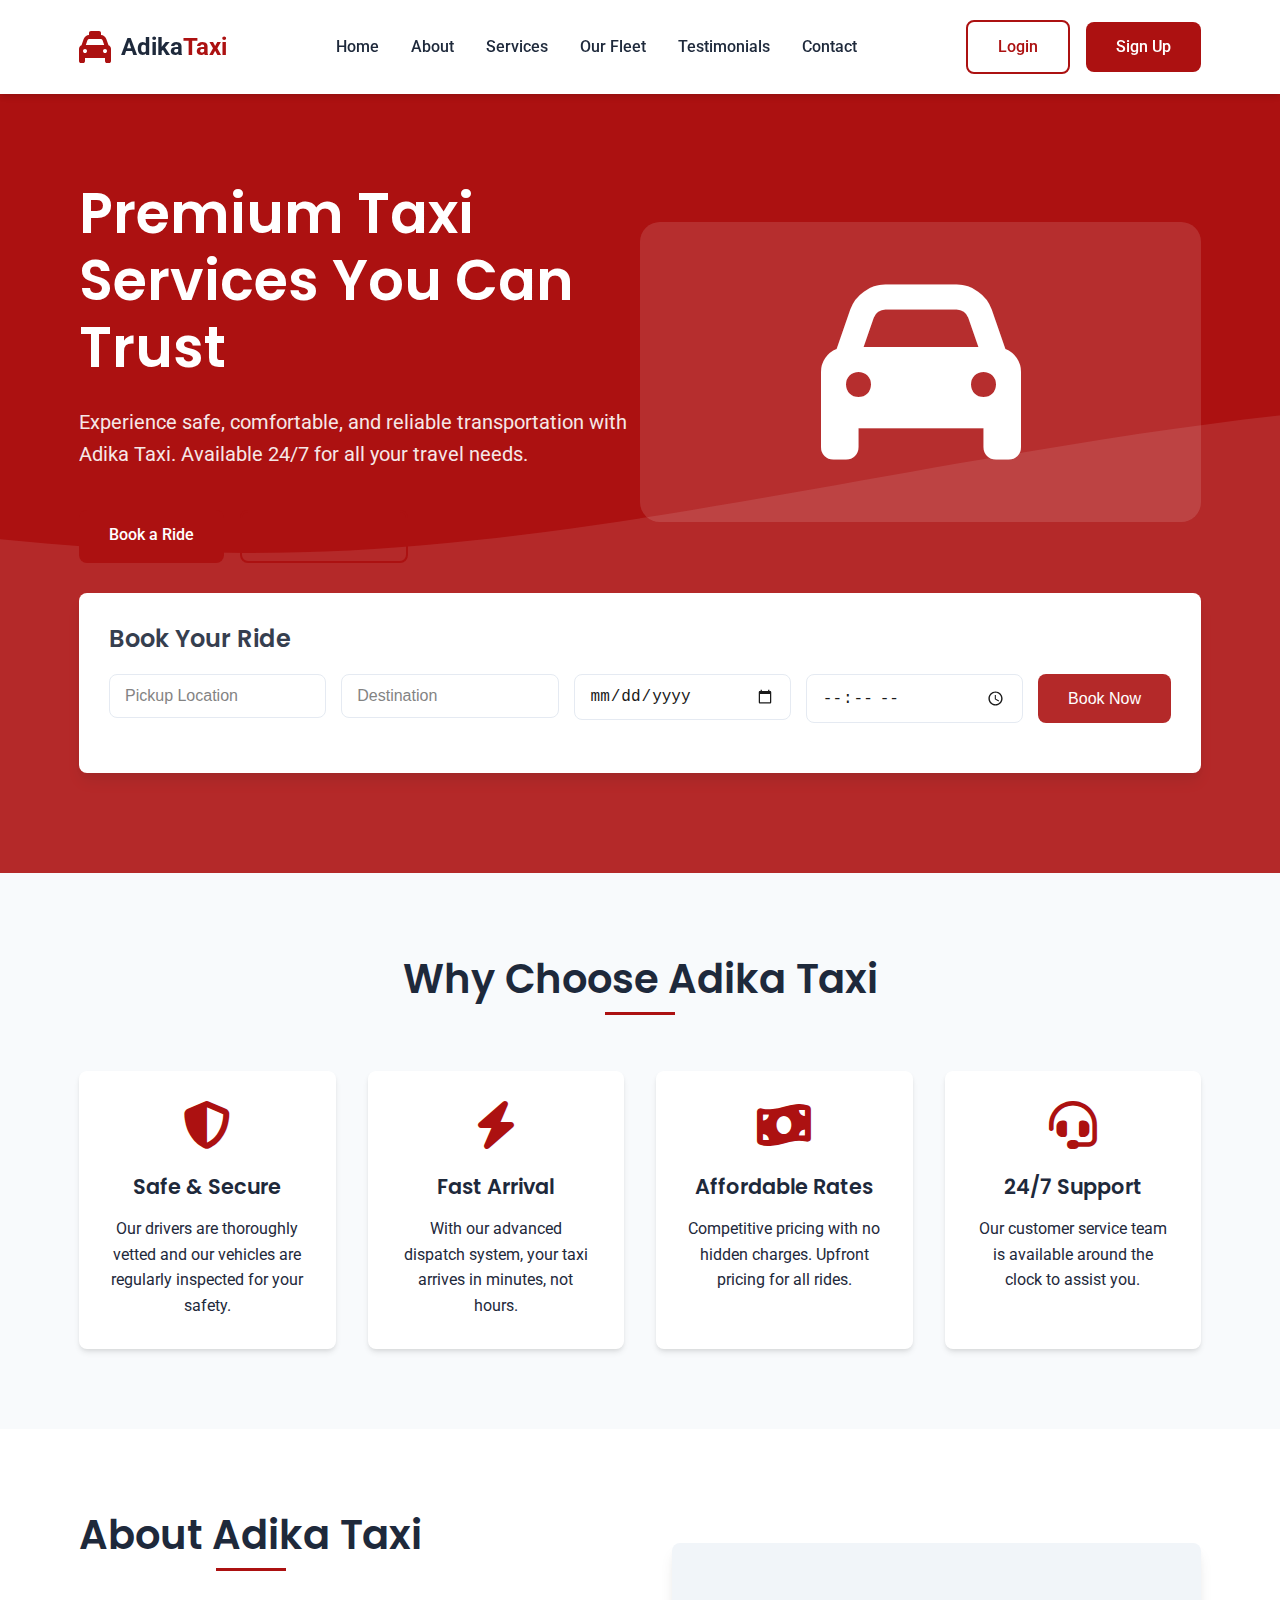
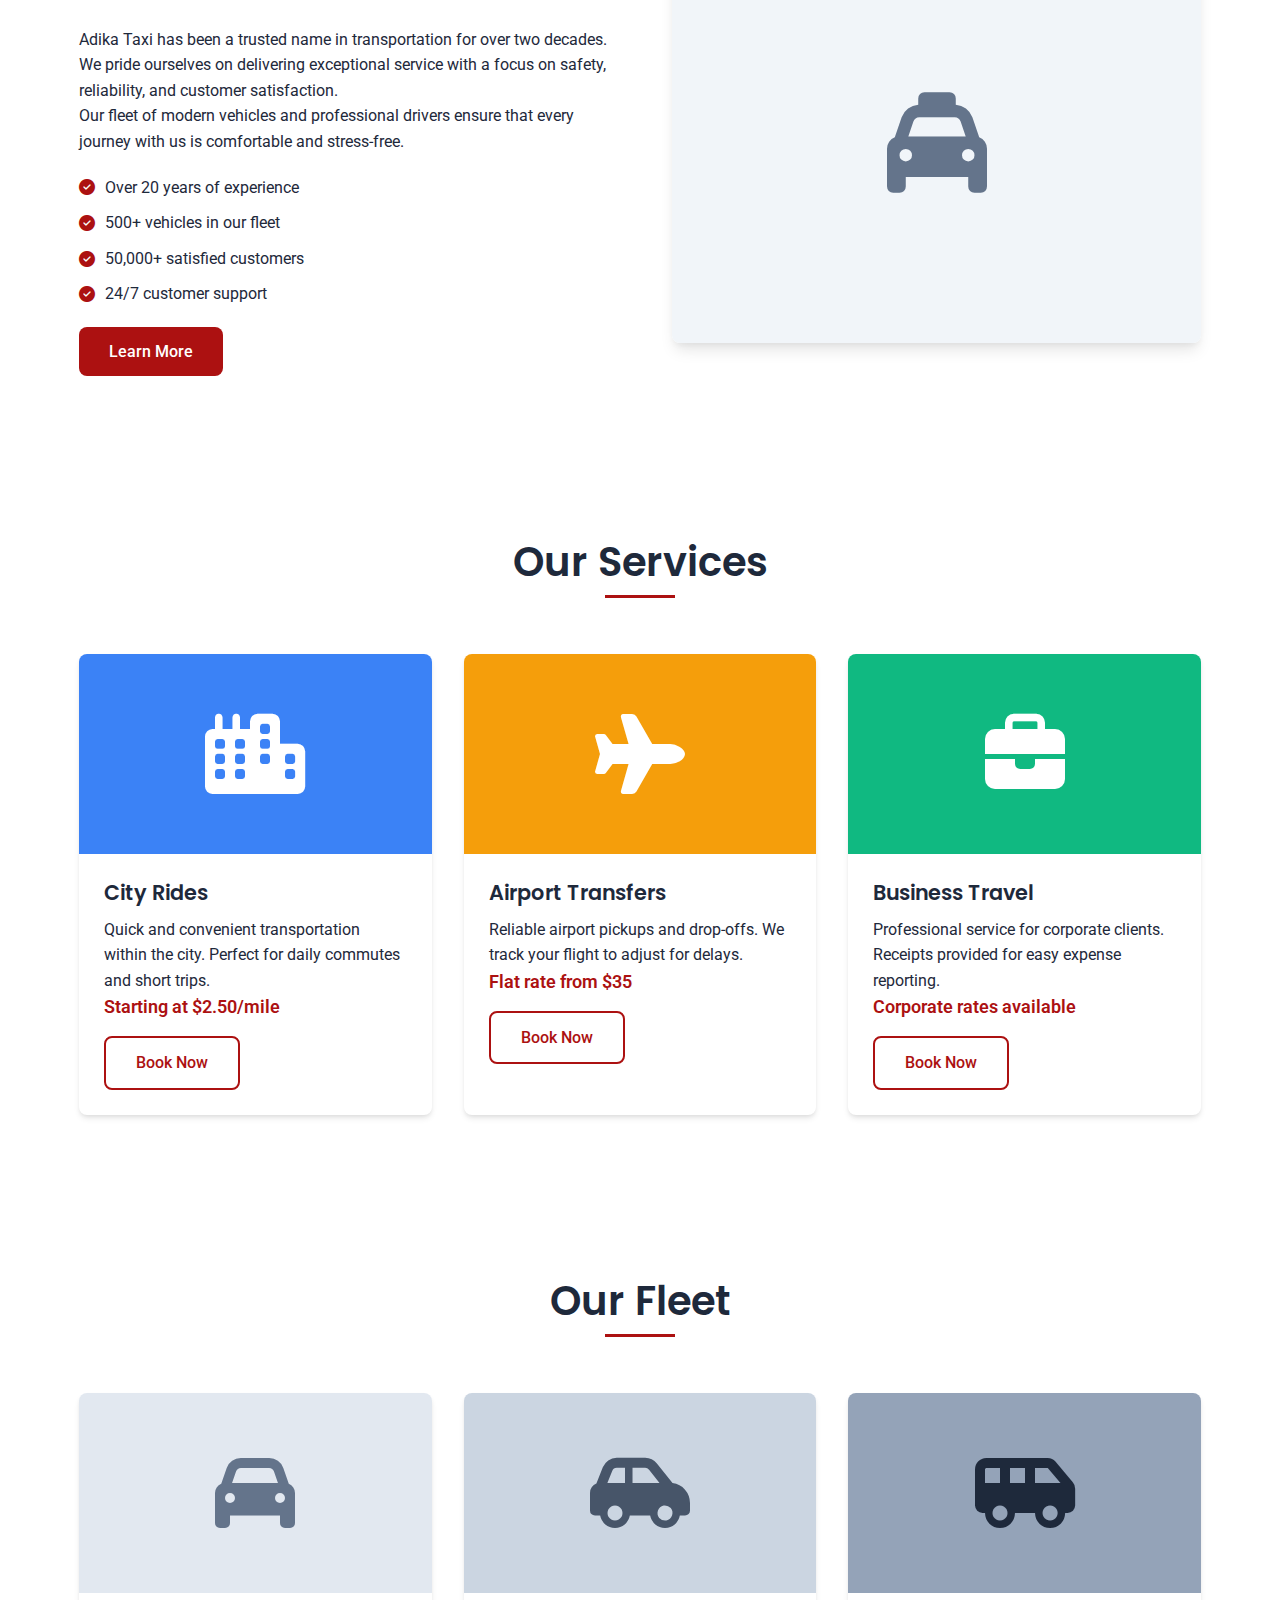
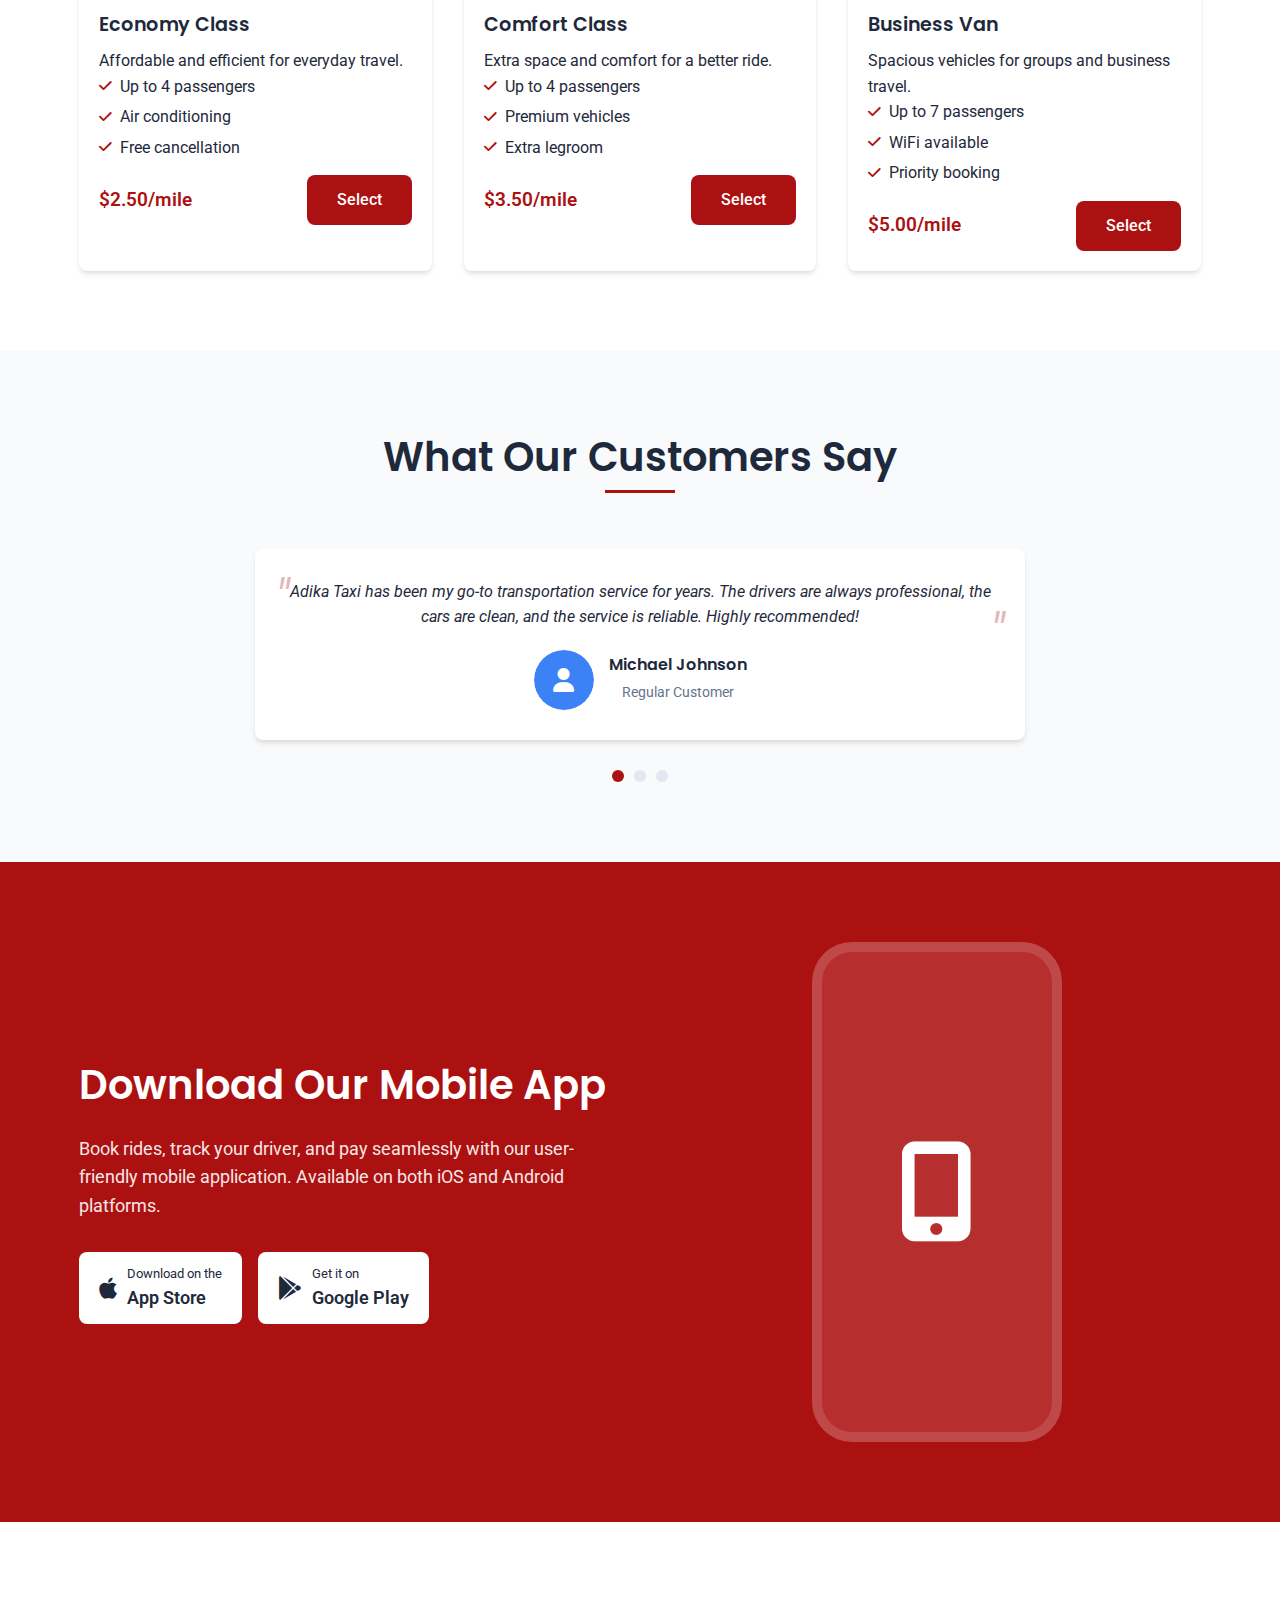
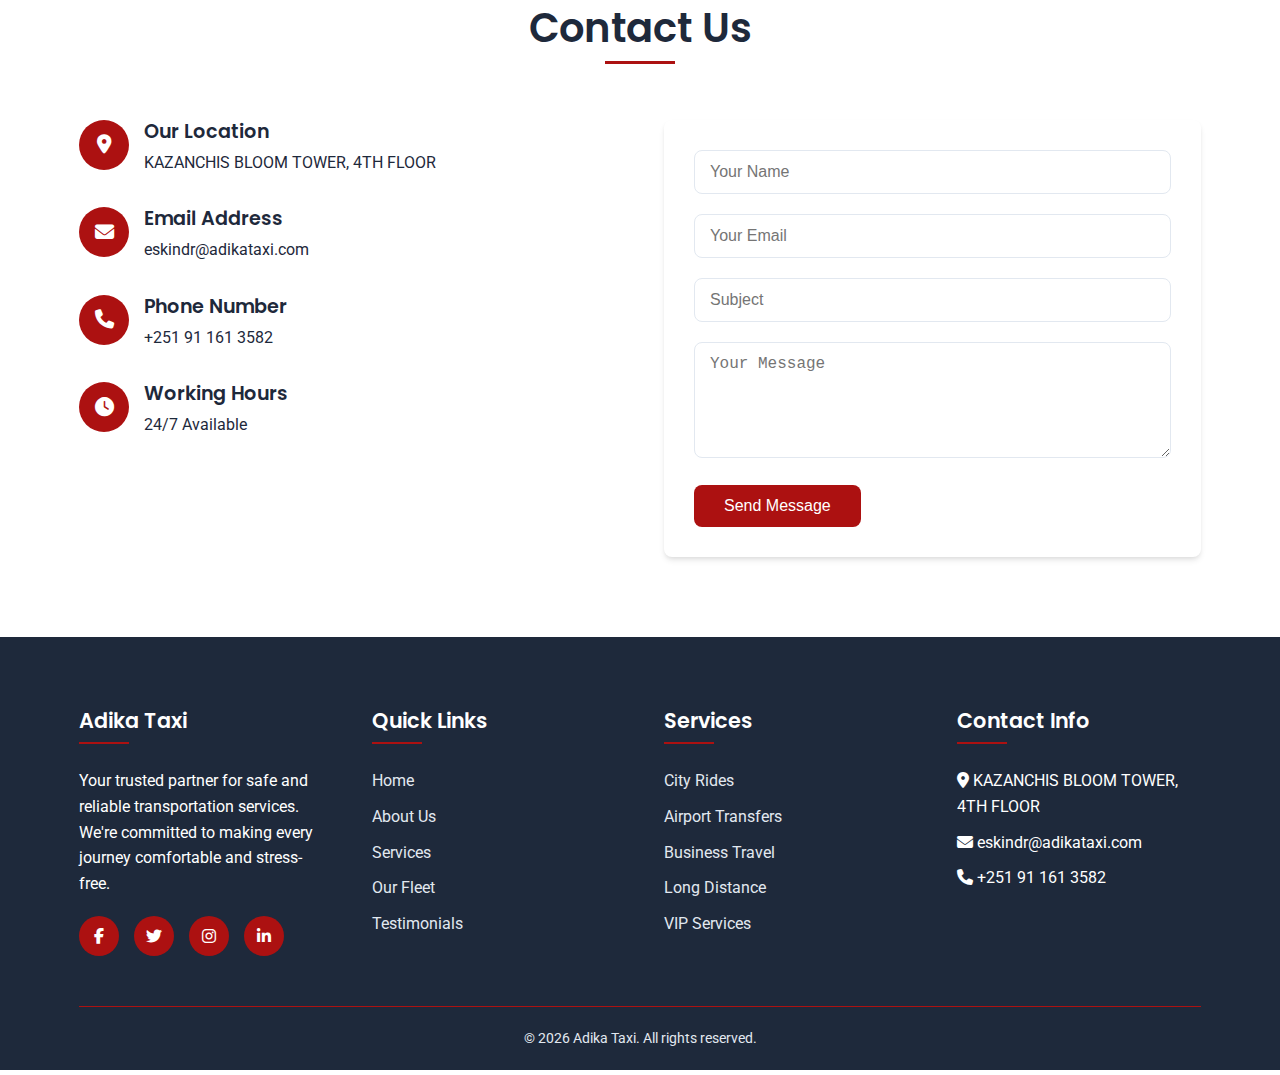
<file: index.html>
<!DOCTYPE html>
<html lang="en">
<head>
    <meta charset="UTF-8">
    <meta name="viewport" content="width=device-width, initial-scale=1.0">
    <title>Adika Taxi - Premium Transportation Services</title>
    <link rel="stylesheet" href="https://cdnjs.cloudflare.com/ajax/libs/font-awesome/6.4.0/css/all.min.css">
    <link href="https://fonts.googleapis.com/css2?family=Poppins:wght@300;400;500;600;700&family=Roboto:wght@300;400;500;700&display=swap" rel="stylesheet">
    <style>
        :root {
            --primary: #ac1111;
            --primary-dark: #ac1111;
            --primary-light: #ac1111;
            --secondary: #f59e0b;
            --dark: #1e293b;
            --dark-light: #ac1111;
            --light: #f8fafc;
            --white: #ffffff;
            --gray: #64748b;
            --gray-light: #e2e8f0;
            --success: #ac1111;
            --shadow: 0 4px 6px -1px rgba(0, 0, 0, 0.1), 0 2px 4px -1px rgba(0, 0, 0, 0.06);
            --shadow-lg: 0 10px 15px -3px rgba(0, 0, 0, 0.1), 0 4px 6px -2px rgba(0, 0, 0, 0.05);
            --radius: 8px;
            --transition: all 0.3s ease;
        }

        * {
            margin: 0;
            padding: 0;
            box-sizing: border-box;
        }

        html {
            scroll-behavior: smooth;
        }

        body {
            font-family: 'Roboto', sans-serif;
            line-height: 1.6;
            color: var(--dark);
            background-color: var(--white);
            overflow-x: hidden;
        }

        h1, h2, h3, h4, h5, h6 {
            font-family: 'Poppins', sans-serif;
            font-weight: 600;
            line-height: 1.3;
            margin-bottom: 1rem;
        }

        .container {
            width: 90%;
            max-width: 1200px;
            margin: 0 auto;
            padding: 0 15px;
        }

        .section {
            padding: 80px 0;
        }

        .section-title {
            text-align: center;
            margin-bottom: 50px;
            position: relative;
        }

        .section-title h2 {
            font-size: 2.5rem;
            color: var(--dark);
            display: inline-block;
            position: relative;
        }

        .section-title h2:after {
            content: '';
            position: absolute;
            width: 70px;
            height: 3px;
            background: var(--primary);
            bottom: -10px;
            left: 50%;
            transform: translateX(-50%);
        }

        .btn {
            display: inline-block;
            padding: 12px 30px;
            background: var(--primary);
            color: var(--white);
            border: none;
            border-radius: var(--radius);
            font-size: 1rem;
            font-weight: 500;
            cursor: pointer;
            transition: var(--transition);
            text-decoration: none;
            text-align: center;
        }

        .btn:hover {
            background: var(--primary-dark);
            transform: translateY(-3px);
            box-shadow: var(--shadow-lg);
        }

        .btn-secondary {
            background: var(--secondary);
        }

        .btn-secondary:hover {
            background: #e69500;
        }

        .btn-outline {
            background: transparent;
            border: 2px solid var(--primary);
            color: var(--primary);
        }

        .btn-outline:hover {
            background: var(--primary);
            color: var(--white);
        }

        /* Header & Navigation */
        header {
            background: var(--white);
            box-shadow: var(--shadow);
            position: fixed;
            width: 100%;
            top: 0;
            z-index: 1000;
            transition: var(--transition);
        }

        .header-scrolled {
            padding: 10px 0;
            background: rgba(255, 255, 255, 0.95);
            backdrop-filter: blur(10px);
        }

        .navbar {
            display: flex;
            justify-content: space-between;
            align-items: center;
            padding: 20px 0;
            transition: var(--transition);
        }

        .logo {
            display: flex;
            align-items: center;
            text-decoration: none;
        }

        .logo-icon {
            font-size: 2rem;
            color: var(--primary);
            margin-right: 10px;
        }

        .logo-text {
            font-size: 1.5rem;
            font-weight: 700;
            color: var(--dark);
        }

        .logo-text span {
            color: var(--primary);
        }

        .nav-menu {
            display: flex;
            list-style: none;
            gap: 2rem;
        }

        .nav-link {
            text-decoration: none;
            color: var(--dark);
            font-weight: 500;
            transition: var(--transition);
            position: relative;
        }

        .nav-link:after {
            content: '';
            position: absolute;
            width: 0;
            height: 2px;
            background: var(--primary);
            bottom: -5px;
            left: 0;
            transition: var(--transition);
        }

        .nav-link:hover {
            color: var(--primary);
        }

        .nav-link:hover:after {
            width: 100%;
        }

        .nav-cta {
            display: flex;
            align-items: center;
            gap: 1rem;
        }

        .hamburger {
            display: none;
            flex-direction: column;
            cursor: pointer;
        }

        .bar {
            width: 25px;
            height: 3px;
            background-color: var(--dark);
            margin: 3px 0;
            transition: var(--transition);
        }

        /* Hero Section */
        .hero {
            background: linear-gradient(135deg, var(--primary) 0%, var(--primary-dark) 100%);
            color: var(--white);
            padding: 180px 0 100px;
            position: relative;
            overflow: hidden;
        }

        .hero:before {
            content: '';
            position: absolute;
            top: 0;
            left: 0;
            width: 100%;
            height: 100%;
            background: url('data:image/svg+xml;utf8,<svg xmlns="http://www.w3.org/2000/svg" viewBox="0 0 1440 320"><path fill="%23ffffff" fill-opacity="0.1" d="M0,224L48,213.3C96,203,192,181,288,181.3C384,181,480,203,576,202.7C672,203,768,181,864,165.3C960,149,1056,139,1152,149.3C1248,160,1344,192,1392,208L1440,224L1440,320L1392,320C1344,320,1248,320,1152,320C1056,320,960,320,864,320C768,320,672,320,576,320C480,320,384,320,288,320C192,320,96,320,48,320L0,320Z"></path></svg>');
            background-size: cover;
            background-position: center;
        }

        .hero-container {
            display: flex;
            align-items: center;
            justify-content: space-between;
            position: relative;
            z-index: 1;
        }

        .hero-content {
            flex: 1;
            max-width: 600px;
        }

        .hero-title {
            font-size: 3.5rem;
            margin-bottom: 1.5rem;
            line-height: 1.2;
        }

        .hero-subtitle {
            font-size: 1.25rem;
            margin-bottom: 2.5rem;
            opacity: 0.9;
        }

        .hero-buttons {
            display: flex;
            gap: 1rem;
            flex-wrap: wrap;
        }

        .hero-image {
            flex: 1;
            text-align: center;
        }

        .hero-car {
            max-width: 100%;
            animation: float 5s ease-in-out infinite;
        }

        @keyframes float {
            0% {
                transform: translateY(0px);
            }
            50% {
                transform: translateY(-20px);
            }
            100% {
                transform: translateY(0px);
            }
        }

        /* Booking Form */
        .booking-form {
            background: var(--white);
            border-radius: var(--radius);
            padding: 30px;
            box-shadow: var(--shadow-lg);
            margin-top: 30px;
        }

        .form-title {
            font-size: 1.5rem;
            margin-bottom: 20px;
            color: var(--dark);
        }

        .form-group {
            margin-bottom: 20px;
        }

        .form-row {
            display: flex;
            gap: 15px;
        }

        .form-control {
            width: 100%;
            padding: 12px 15px;
            border: 1px solid var(--gray-light);
            border-radius: var(--radius);
            font-size: 1rem;
            transition: var(--transition);
        }

        .form-control:focus {
            outline: none;
            border-color: var(--primary);
            box-shadow: 0 0 0 3px rgba(37, 99, 235, 0.1);
        }

        /* Features Section */
        .features {
            background: var(--light);
        }

        .features-grid {
            display: grid;
            grid-template-columns: repeat(auto-fit, minmax(250px, 1fr));
            gap: 2rem;
        }

        .feature-card {
            background: var(--white);
            padding: 30px;
            border-radius: var(--radius);
            text-align: center;
            box-shadow: var(--shadow);
            transition: var(--transition);
        }

        .feature-card:hover {
            transform: translateY(-10px);
            box-shadow: var(--shadow-lg);
        }

        .feature-icon {
            font-size: 3rem;
            color: var(--primary);
            margin-bottom: 1.5rem;
        }

        .feature-title {
            font-size: 1.3rem;
            margin-bottom: 1rem;
        }

        /* About Section */
        .about-content {
            display: flex;
            align-items: center;
            gap: 4rem;
        }

        .about-text {
            flex: 1;
        }

        .about-image {
            flex: 1;
            border-radius: var(--radius);
            overflow: hidden;
            box-shadow: var(--shadow-lg);
        }

        .about-image img {
            width: 100%;
            height: auto;
            display: block;
            transition: var(--transition);
        }

        .about-image:hover img {
            transform: scale(1.05);
        }

        .about-list {
            list-style: none;
            margin: 20px 0;
        }

        .about-list li {
            margin-bottom: 10px;
            display: flex;
            align-items: center;
        }

        .about-list i {
            color: var(--success);
            margin-right: 10px;
        }

        /* Services Section */
        .services-grid {
            display: grid;
            grid-template-columns: repeat(auto-fit, minmax(300px, 1fr));
            gap: 2rem;
        }

        .service-card {
            background: var(--white);
            border-radius: var(--radius);
            overflow: hidden;
            box-shadow: var(--shadow);
            transition: var(--transition);
        }

        .service-card:hover {
            transform: translateY(-10px);
            box-shadow: var(--shadow-lg);
        }

        .service-image {
            height: 200px;
            overflow: hidden;
        }

        .service-image img {
            width: 100%;
            height: 100%;
            object-fit: cover;
            transition: var(--transition);
        }

        .service-card:hover .service-image img {
            transform: scale(1.1);
        }

        .service-content {
            padding: 25px;
        }

        .service-title {
            font-size: 1.3rem;
            margin-bottom: 10px;
        }

        .service-price {
            font-size: 1.1rem;
            color: var(--primary);
            font-weight: 600;
            margin-bottom: 15px;
        }

        /* Testimonials */
        .testimonials {
            background: var(--light);
        }

        .testimonials-container {
            max-width: 800px;
            margin: 0 auto;
        }

        .testimonial-slider {
            position: relative;
            overflow: hidden;
        }

        .testimonial-track {
            display: flex;
            transition: transform 0.5s ease;
        }

        .testimonial-slide {
            min-width: 100%;
            padding: 0 15px;
        }

        .testimonial-card {
            background: var(--white);
            padding: 30px;
            border-radius: var(--radius);
            box-shadow: var(--shadow);
            text-align: center;
        }

        .testimonial-text {
            font-style: italic;
            margin-bottom: 20px;
            position: relative;
        }

        .testimonial-text:before,
        .testimonial-text:after {
            content: '"';
            font-size: 3rem;
            color: var(--primary-light);
            opacity: 0.3;
            position: absolute;
        }

        .testimonial-text:before {
            top: -20px;
            left: -10px;
        }

        .testimonial-text:after {
            bottom: -40px;
            right: -10px;
        }

        .testimonial-author {
            display: flex;
            align-items: center;
            justify-content: center;
            gap: 15px;
        }

        .author-avatar {
            width: 60px;
            height: 60px;
            border-radius: 50%;
            overflow: hidden;
        }

        .author-avatar img {
            width: 100%;
            height: 100%;
            object-fit: cover;
        }

        .author-info h4 {
            margin-bottom: 5px;
        }

        .author-info p {
            color: var(--gray);
            font-size: 0.9rem;
        }

        .slider-nav {
            display: flex;
            justify-content: center;
            gap: 10px;
            margin-top: 30px;
        }

        .slider-dot {
            width: 12px;
            height: 12px;
            border-radius: 50%;
            background: var(--gray-light);
            cursor: pointer;
            transition: var(--transition);
        }

        .slider-dot.active {
            background: var(--primary);
        }

        /* Fleet Section */
        .fleet-grid {
            display: grid;
            grid-template-columns: repeat(auto-fit, minmax(280px, 1fr));
            gap: 2rem;
        }

        .fleet-card {
            background: var(--white);
            border-radius: var(--radius);
            overflow: hidden;
            box-shadow: var(--shadow);
            transition: var(--transition);
        }

        .fleet-card:hover {
            transform: translateY(-10px);
            box-shadow: var(--shadow-lg);
        }

        .fleet-image {
            height: 200px;
            overflow: hidden;
        }

        .fleet-image img {
            width: 100%;
            height: 100%;
            object-fit: cover;
            transition: var(--transition);
        }

        .fleet-card:hover .fleet-image img {
            transform: scale(1.1);
        }

        .fleet-content {
            padding: 20px;
        }

        .fleet-title {
            font-size: 1.2rem;
            margin-bottom: 10px;
        }

        .fleet-features {
            list-style: none;
            margin-bottom: 15px;
        }

        .fleet-features li {
            margin-bottom: 5px;
            display: flex;
            align-items: center;
        }

        .fleet-features i {
            color: var(--success);
            margin-right: 8px;
            font-size: 0.9rem;
        }

        .fleet-price {
            display: flex;
            justify-content: space-between;
            align-items: center;
        }

        .price-amount {
            font-size: 1.2rem;
            font-weight: 600;
            color: var(--primary);
        }

        /* App Section */
        .app {
            background: linear-gradient(135deg, var(--primary) 0%, var(--primary-dark) 100%);
            color: var(--white);
        }

        .app-container {
            display: flex;
            align-items: center;
            gap: 4rem;
        }

        .app-content {
            flex: 1;
        }

        .app-title {
            font-size: 2.5rem;
            margin-bottom: 1.5rem;
        }

        .app-subtitle {
            font-size: 1.1rem;
            margin-bottom: 2rem;
            opacity: 0.9;
        }

        .app-buttons {
            display: flex;
            gap: 1rem;
            flex-wrap: wrap;
        }

        .app-button {
            display: flex;
            align-items: center;
            gap: 10px;
            background: var(--white);
            color: var(--dark);
            padding: 12px 20px;
            border-radius: var(--radius);
            text-decoration: none;
            transition: var(--transition);
        }

        .app-button:hover {
            transform: translateY(-3px);
            box-shadow: var(--shadow-lg);
        }

        .app-button i {
            font-size: 1.5rem;
        }

        .app-button-text {
            display: flex;
            flex-direction: column;
        }

        .app-button-text span:first-child {
            font-size: 0.8rem;
        }

        .app-button-text span:last-child {
            font-size: 1.1rem;
            font-weight: 600;
        }

        .app-image {
            flex: 1;
            text-align: center;
        }

        .app-phone {
            max-width: 300px;
            animation: float 5s ease-in-out infinite;
        }

        /* Contact Section */
        .contact-wrapper {
            display: grid;
            grid-template-columns: repeat(auto-fit, minmax(300px, 1fr));
            gap: 3rem;
        }

        .contact-info {
            display: flex;
            flex-direction: column;
            gap: 2rem;
        }

        .contact-card {
            display: flex;
            align-items: flex-start;
            gap: 15px;
        }

        .contact-icon {
            width: 50px;
            height: 50px;
            background: var(--primary-light);
            color: var(--white);
            border-radius: 50%;
            display: flex;
            align-items: center;
            justify-content: center;
            font-size: 1.2rem;
            flex-shrink: 0;
        }

        .contact-details h3 {
            font-size: 1.2rem;
            margin-bottom: 5px;
        }

        .contact-form {
            background: var(--white);
            padding: 30px;
            border-radius: var(--radius);
            box-shadow: var(--shadow);
        }

        /* Footer */
        footer {
            background: var(--dark);
            color: var(--white);
            padding: 70px 0 0;
        }

        .footer-container {
            display: grid;
            grid-template-columns: repeat(auto-fit, minmax(200px, 1fr));
            gap: 3rem;
            margin-bottom: 50px;
        }

        .footer-col h3 {
            font-size: 1.3rem;
            margin-bottom: 1.5rem;
            position: relative;
            padding-bottom: 10px;
        }

        .footer-col h3:after {
            content: '';
            position: absolute;
            width: 50px;
            height: 2px;
            background: var(--primary);
            bottom: 0;
            left: 0;
        }

        .footer-links {
            list-style: none;
        }

        .footer-links li {
            margin-bottom: 10px;
        }

        .footer-links a {
            color: var(--gray-light);
            text-decoration: none;
            transition: var(--transition);
        }

        .footer-links a:hover {
            color: var(--primary-light);
            padding-left: 5px;
        }

        .social-links {
            display: flex;
            gap: 15px;
            margin-top: 20px;
        }

        .social-link {
            width: 40px;
            height: 40px;
            background: var(--dark-light);
            color: var(--white);
            border-radius: 50%;
            display: flex;
            align-items: center;
            justify-content: center;
            text-decoration: none;
            transition: var(--transition);
        }

        .social-link:hover {
            background: var(--primary);
            transform: translateY(-3px);
        }

        .footer-bottom {
            border-top: 1px solid var(--dark-light);
            padding: 20px 0;
            text-align: center;
            color: var(--gray-light);
            font-size: 0.9rem;
        }

        /* Responsive Design */
        @media (max-width: 992px) {
            .hero-container,
            .about-content,
            .app-container {
                flex-direction: column;
                text-align: center;
            }

            .hero-content,
            .about-text,
            .app-content {
                margin-bottom: 40px;
            }

            .hero-title {
                font-size: 2.8rem;
            }

            .section-title h2 {
                font-size: 2.2rem;
            }
        }

        @media (max-width: 768px) {
            .hamburger {
                display: flex;
            }

            .nav-menu {
                position: fixed;
                left: -100%;
                top: 80px;
                flex-direction: column;
                background-color: var(--white);
                width: 100%;
                text-align: center;
                transition: var(--transition);
                box-shadow: var(--shadow);
                padding: 2rem 0;
                gap: 0;
            }

            .nav-menu.active {
                left: 0;
            }

            .nav-item {
                margin: 15px 0;
            }

            .nav-cta {
                display: none;
            }

            .hero {
                padding: 150px 0 80px;
            }

            .hero-title {
                font-size: 2.3rem;
            }

            .form-row {
                flex-direction: column;
                gap: 0;
            }

            .section {
                padding: 60px 0;
            }

            .section-title h2 {
                font-size: 2rem;
            }
        }

        @media (max-width: 576px) {
            .hero-title {
                font-size: 2rem;
            }

            .hero-buttons,
            .app-buttons {
                flex-direction: column;
                align-items: center;
            }

            .btn {
                width: 100%;
                max-width: 250px;
            }

            .section-title h2 {
                font-size: 1.8rem;
            }
        }
    </style>
</head>
<body>
    <!-- Header -->
    <header id="header">
        <div class="container">
            <nav class="navbar">
                <a href="#" class="logo">
                    <i class="fas fa-taxi logo-icon"></i>
                    <span class="logo-text">Adika<span>Taxi</span></span>
                </a>
                <ul class="nav-menu">
                    <li class="nav-item"><a href="#home" class="nav-link">Home</a></li>
                    <li class="nav-item"><a href="#about" class="nav-link">About</a></li>
                    <li class="nav-item"><a href="#services" class="nav-link">Services</a></li>
                    <li class="nav-item"><a href="#fleet" class="nav-link">Our Fleet</a></li>
                    <li class="nav-item"><a href="#testimonials" class="nav-link">Testimonials</a></li>
                    <li class="nav-item"><a href="#contact" class="nav-link">Contact</a></li>
                </ul>
                <div class="nav-cta">
                    <a href="#" class="btn btn-outline">Login</a>
                    <a href="#" class="btn">Sign Up</a>
                </div>
                <div class="hamburger">
                    <span class="bar"></span>
                    <span class="bar"></span>
                    <span class="bar"></span>
                </div>
            </nav>
        </div>
    </header>

    <!-- Hero Section -->
    <section class="hero" id="home">
        <div class="container">
            <div class="hero-container">
                <div class="hero-content">
                    <h1 class="hero-title">Premium Taxi Services You Can Trust</h1>
                    <p class="hero-subtitle">Experience safe, comfortable, and reliable transportation with Adika Taxi. Available 24/7 for all your travel needs.</p>
                    <div class="hero-buttons">
                        <a href="#" class="btn">Book a Ride</a>
                        <a href="#" class="btn btn-outline">Download App</a>
                    </div>
                </div>
                <div class="hero-image">
                    <!-- Car illustration placeholder -->
                    <div style="width:100%;height:300px;background:#ffffff20;border-radius:20px;display:flex;align-items:center;justify-content:center;color:white;font-size:24px;">
                        <i class="fas fa-car" style="font-size: 200px;"></i>
                    </div>
                </div>
            </div>

            <!-- Booking Form -->
            <div class="booking-form">
                <h3 class="form-title">Book Your Ride</h3>
                <form>
                    <div class="form-row">
                        <div class="form-group" style="flex:1;">
                            <input type="text" class="form-control" placeholder="Pickup Location" required>
                        </div>
                        <div class="form-group" style="flex:1;">
                            <input type="text" class="form-control" placeholder="Destination" required>
                        </div>
                        <div class="form-group" style="flex:1;">
                            <input type="date" class="form-control" required>
                        </div>
                        <div class="form-group" style="flex:1;">
                            <input type="time" class="form-control" required>
                        </div>
                        <div class="form-group">
                            <button type="submit" class="btn" style="height:100%;">Book Now</button>
                        </div>
                    </div>
                </form>
            </div>
        </div>
    </section>

    <!-- Features Section -->
    <section class="features section">
        <div class="container">
            <div class="section-title">
                <h2>Why Choose Adika Taxi</h2>
            </div>
            <div class="features-grid">
                <div class="feature-card">
                    <i class="fas fa-shield-alt feature-icon"></i>
                    <h3 class="feature-title">Safe & Secure</h3>
                    <p>Our drivers are thoroughly vetted and our vehicles are regularly inspected for your safety.</p>
                </div>
                <div class="feature-card">
                    <i class="fas fa-bolt feature-icon"></i>
                    <h3 class="feature-title">Fast Arrival</h3>
                    <p>With our advanced dispatch system, your taxi arrives in minutes, not hours.</p>
                </div>
                <div class="feature-card">
                    <i class="fas fa-money-bill-wave feature-icon"></i>
                    <h3 class="feature-title">Affordable Rates</h3>
                    <p>Competitive pricing with no hidden charges. Upfront pricing for all rides.</p>
                </div>
                <div class="feature-card">
                    <i class="fas fa-headset feature-icon"></i>
                    <h3 class="feature-title">24/7 Support</h3>
                    <p>Our customer service team is available around the clock to assist you.</p>
                </div>
            </div>
        </div>
    </section>

    <!-- About Section -->
    <section class="about section" id="about">
        <div class="container">
            <div class="about-content">
                <div class="about-text">
                    <div class="section-title" style="text-align:left;">
                        <h2>About Adika Taxi</h2>
                    </div>
                    <p>Adika Taxi has been a trusted name in transportation for over two decades. We pride ourselves on delivering exceptional service with a focus on safety, reliability, and customer satisfaction.</p>
                    <p>Our fleet of modern vehicles and professional drivers ensure that every journey with us is comfortable and stress-free.</p>
                    <ul class="about-list">
                        <li><i class="fas fa-check-circle"></i> Over 20 years of experience</li>
                        <li><i class="fas fa-check-circle"></i> 500+ vehicles in our fleet</li>
                        <li><i class="fas fa-check-circle"></i> 50,000+ satisfied customers</li>
                        <li><i class="fas fa-check-circle"></i> 24/7 customer support</li>
                    </ul>
                    <a href="#" class="btn">Learn More</a>
                </div>
                <div class="about-image">
                    <!-- Image placeholder -->
                    <div style="width:100%;height:400px;background:#f1f5f9;display:flex;align-items:center;justify-content:center;color:#64748b;">
                        <i class="fas fa-taxi" style="font-size: 100px;"></i>
                    </div>
                </div>
            </div>
        </div>
    </section>

    <!-- Services Section -->
    <section class="services section" id="services">
        <div class="container">
            <div class="section-title">
                <h2>Our Services</h2>
            </div>
            <div class="services-grid">
                <div class="service-card">
                    <div class="service-image">
                        <!-- Image placeholder -->
                        <div style="width:100%;height:100%;background:#3b82f6;display:flex;align-items:center;justify-content:center;color:white;">
                            <i class="fas fa-city" style="font-size: 80px;"></i>
                        </div>
                    </div>
                    <div class="service-content">
                        <h3 class="service-title">City Rides</h3>
                        <p>Quick and convenient transportation within the city. Perfect for daily commutes and short trips.</p>
                        <div class="service-price">Starting at $2.50/mile</div>
                        <a href="#" class="btn btn-outline">Book Now</a>
                    </div>
                </div>
                <div class="service-card">
                    <div class="service-image">
                        <!-- Image placeholder -->
                        <div style="width:100%;height:100%;background:#f59e0b;display:flex;align-items:center;justify-content:center;color:white;">
                            <i class="fas fa-plane" style="font-size: 80px;"></i>
                        </div>
                    </div>
                    <div class="service-content">
                        <h3 class="service-title">Airport Transfers</h3>
                        <p>Reliable airport pickups and drop-offs. We track your flight to adjust for delays.</p>
                        <div class="service-price">Flat rate from $35</div>
                        <a href="#" class="btn btn-outline">Book Now</a>
                    </div>
                </div>
                <div class="service-card">
                    <div class="service-image">
                        <!-- Image placeholder -->
                        <div style="width:100%;height:100%;background:#10b981;display:flex;align-items:center;justify-content:center;color:white;">
                            <i class="fas fa-briefcase" style="font-size: 80px;"></i>
                        </div>
                    </div>
                    <div class="service-content">
                        <h3 class="service-title">Business Travel</h3>
                        <p>Professional service for corporate clients. Receipts provided for easy expense reporting.</p>
                        <div class="service-price">Corporate rates available</div>
                        <a href="#" class="btn btn-outline">Book Now</a>
                    </div>
                </div>
            </div>
        </div>
    </section>

    <!-- Fleet Section -->
    <section class="fleet section" id="fleet">
        <div class="container">
            <div class="section-title">
                <h2>Our Fleet</h2>
            </div>
            <div class="fleet-grid">
                <div class="fleet-card">
                    <div class="fleet-image">
                        <!-- Image placeholder -->
                        <div style="width:100%;height:100%;background:#e2e8f0;display:flex;align-items:center;justify-content:center;color:#64748b;">
                            <i class="fas fa-car" style="font-size: 80px;"></i>
                        </div>
                    </div>
                    <div class="fleet-content">
                        <h3 class="fleet-title">Economy Class</h3>
                        <p>Affordable and efficient for everyday travel.</p>
                        <ul class="fleet-features">
                            <li><i class="fas fa-check"></i> Up to 4 passengers</li>
                            <li><i class="fas fa-check"></i> Air conditioning</li>
                            <li><i class="fas fa-check"></i> Free cancellation</li>
                        </ul>
                        <div class="fleet-price">
                            <span class="price-amount">$2.50/mile</span>
                            <a href="#" class="btn">Select</a>
                        </div>
                    </div>
                </div>
                <div class="fleet-card">
                    <div class="fleet-image">
                        <!-- Image placeholder -->
                        <div style="width:100%;height:100%;background:#cbd5e1;display:flex;align-items:center;justify-content:center;color:#475569;">
                            <i class="fas fa-car-side" style="font-size: 80px;"></i>
                        </div>
                    </div>
                    <div class="fleet-content">
                        <h3 class="fleet-title">Comfort Class</h3>
                        <p>Extra space and comfort for a better ride.</p>
                        <ul class="fleet-features">
                            <li><i class="fas fa-check"></i> Up to 4 passengers</li>
                            <li><i class="fas fa-check"></i> Premium vehicles</li>
                            <li><i class="fas fa-check"></i> Extra legroom</li>
                        </ul>
                        <div class="fleet-price">
                            <span class="price-amount">$3.50/mile</span>
                            <a href="#" class="btn">Select</a>
                        </div>
                    </div>
                </div>
                <div class="fleet-card">
                    <div class="fleet-image">
                        <!-- Image placeholder -->
                        <div style="width:100%;height:100%;background:#94a3b8;display:flex;align-items:center;justify-content:center;color:#1e293b;">
                            <i class="fas fa-shuttle-van" style="font-size: 80px;"></i>
                        </div>
                    </div>
                    <div class="fleet-content">
                        <h3 class="fleet-title">Business Van</h3>
                        <p>Spacious vehicles for groups and business travel.</p>
                        <ul class="fleet-features">
                            <li><i class="fas fa-check"></i> Up to 7 passengers</li>
                            <li><i class="fas fa-check"></i> WiFi available</li>
                            <li><i class="fas fa-check"></i> Priority booking</li>
                        </ul>
                        <div class="fleet-price">
                            <span class="price-amount">$5.00/mile</span>
                            <a href="#" class="btn">Select</a>
                        </div>
                    </div>
                </div>
            </div>
        </div>
    </section>

    <!-- Testimonials Section -->
    <section class="testimonials section" id="testimonials">
        <div class="container">
            <div class="section-title">
                <h2>What Our Customers Say</h2>
            </div>
            <div class="testimonials-container">
                <div class="testimonial-slider">
                    <div class="testimonial-track">
                        <div class="testimonial-slide">
                            <div class="testimonial-card">
                                <p class="testimonial-text">Adika Taxi has been my go-to transportation service for years. The drivers are always professional, the cars are clean, and the service is reliable. Highly recommended!</p>
                                <div class="testimonial-author">
                                    <div class="author-avatar">
                                        <!-- Avatar placeholder -->
                                        <div style="width:100%;height:100%;background:#3b82f6;display:flex;align-items:center;justify-content:center;color:white;border-radius:50%;">
                                            <i class="fas fa-user" style="font-size: 24px;"></i>
                                        </div>
                                    </div>
                                    <div class="author-info">
                                        <h4>Michael Johnson</h4>
                                        <p>Regular Customer</p>
                                    </div>
                                </div>
                            </div>
                        </div>
                    </div>
                    <div class="slider-nav">
                        <div class="slider-dot active"></div>
                        <div class="slider-dot"></div>
                        <div class="slider-dot"></div>
                    </div>
                </div>
            </div>
        </div>
    </section>

    <!-- App Section -->
    <section class="app section">
        <div class="container">
            <div class="app-container">
                <div class="app-content">
                    <h2 class="app-title">Download Our Mobile App</h2>
                    <p class="app-subtitle">Book rides, track your driver, and pay seamlessly with our user-friendly mobile application. Available on both iOS and Android platforms.</p>
                    <div class="app-buttons">
                        <a href="#" class="app-button">
                            <i class="fab fa-apple"></i>
                            <div class="app-button-text">
                                <span>Download on the</span>
                                <span>App Store</span>
                            </div>
                        </a>
                        <a href="#" class="app-button">
                            <i class="fab fa-google-play"></i>
                            <div class="app-button-text">
                                <span>Get it on</span>
                                <span>Google Play</span>
                            </div>
                        </a>
                    </div>
                </div>
                <div class="app-image">
                    <!-- Phone illustration placeholder -->
                    <div style="width:250px;height:500px;background:#ffffff20;border-radius:40px;display:flex;align-items:center;justify-content:center;color:white;margin:0 auto;border:10px solid #ffffff20;">
                        <i class="fas fa-mobile-alt" style="font-size: 100px;"></i>
                    </div>
                </div>
            </div>
        </div>
    </section>

    <!-- Contact Section -->
    <section class="contact section" id="contact">
        <div class="container">
            <div class="section-title">
                <h2>Contact Us</h2>
            </div>
            <div class="contact-wrapper">
                <div class="contact-info">
                    <div class="contact-card">
                        <div class="contact-icon">
                            <i class="fas fa-map-marker-alt"></i>
                        </div>
                        <div class="contact-details">
                            <h3>Our Location</h3>
                            <p>KAZANCHIS BLOOM TOWER, 4TH FLOOR</p>
                        </div>
                    </div>
                    <div class="contact-card">
                        <div class="contact-icon">
                            <i class="fas fa-envelope"></i>
                        </div>
                        <div class="contact-details">
                            <h3>Email Address</h3>
                            <p>eskindr@adikataxi.com</p>
                        </div>
                    </div>
                    <div class="contact-card">
                        <div class="contact-icon">
                            <i class="fas fa-phone"></i>
                        </div>
                        <div class="contact-details">
                            <h3>Phone Number</h3>
                            <p>+251 91 161 3582</p>
                        </div>
                    </div>
                    <div class="contact-card">
                        <div class="contact-icon">
                            <i class="fas fa-clock"></i>
                        </div>
                        <div class="contact-details">
                            <h3>Working Hours</h3>
                            <p>24/7 Available</p>
                        </div>
                    </div>
                </div>
                <div class="contact-form">
                    <form>
                        <div class="form-group">
                            <input type="text" class="form-control" placeholder="Your Name" required>
                        </div>
                        <div class="form-group">
                            <input type="email" class="form-control" placeholder="Your Email" required>
                        </div>
                        <div class="form-group">
                            <input type="text" class="form-control" placeholder="Subject" required>
                        </div>
                        <div class="form-group">
                            <textarea class="form-control" placeholder="Your Message" rows="5" required></textarea>
                        </div>
                        <button type="submit" class="btn">Send Message</button>
                    </form>
                </div>
            </div>
        </div>
    </section>

    <!-- Footer -->
    <footer>
        <div class="container">
            <div class="footer-container">
                <div class="footer-col">
                    <h3>Adika Taxi</h3>
                    <p>Your trusted partner for safe and reliable transportation services. We're committed to making every journey comfortable and stress-free.</p>
                    <div class="social-links">
                        <a href="#" class="social-link"><i class="fab fa-facebook-f"></i></a>
                        <a href="#" class="social-link"><i class="fab fa-twitter"></i></a>
                        <a href="#" class="social-link"><i class="fab fa-instagram"></i></a>
                        <a href="#" class="social-link"><i class="fab fa-linkedin-in"></i></a>
                    </div>
                </div>
                <div class="footer-col">
                    <h3>Quick Links</h3>
                    <ul class="footer-links">
                        <li><a href="#home">Home</a></li>
                        <li><a href="#about">About Us</a></li>
                        <li><a href="#services">Services</a></li>
                        <li><a href="#fleet">Our Fleet</a></li>
                        <li><a href="#testimonials">Testimonials</a></li>
                    </ul>
                </div>
                <div class="footer-col">
                    <h3>Services</h3>
                    <ul class="footer-links">
                        <li><a href="#">City Rides</a></li>
                        <li><a href="#">Airport Transfers</a></li>
                        <li><a href="#">Business Travel</a></li>
                        <li><a href="#">Long Distance</a></li>
                        <li><a href="#">VIP Services</a></li>
                    </ul>
                </div>
                <div class="footer-col">
                    <h3>Contact Info</h3>
                    <ul class="footer-links">
                        <li><i class="fas fa-map-marker-alt"></i> KAZANCHIS BLOOM TOWER, 4TH FLOOR</li>
                        <li><i class="fas fa-envelope"></i> eskindr@adikataxi.com</li>
                        <li><i class="fas fa-phone"></i> +251 91 161 3582</li>
                    </ul>
                </div>
            </div>
            <div class="footer-bottom">
                <p>&copy; <span id="currentYear"></span> Adika Taxi. All rights reserved.</p>
            </div>
        </div>
    </footer>

    <script>
        // Mobile Navigation Toggle
        const hamburger = document.querySelector('.hamburger');
        const navMenu = document.querySelector('.nav-menu');

        hamburger.addEventListener('click', () => {
            hamburger.classList.toggle('active');
            navMenu.classList.toggle('active');
        });

        // Close mobile menu when a link is clicked
        document.querySelectorAll('.nav-link').forEach(n => n.addEventListener('click', () => {
            hamburger.classList.remove('active');
            navMenu.classList.remove('active');
        }));

        // Header scroll effect
        window.addEventListener('scroll', function() {
            const header = document.getElementById('header');
            if (window.scrollY > 50) {
                header.classList.add('header-scrolled');
            } else {
                header.classList.remove('header-scrolled');
            }
        });

        // Update copyright year automatically
        document.getElementById('currentYear').textContent = new Date().getFullYear();

        // Testimonial slider functionality
        const dots = document.querySelectorAll('.slider-dot');
        dots.forEach((dot, index) => {
            dot.addEventListener('click', () => {
                // Remove active class from all dots
                dots.forEach(d => d.classList.remove('active'));
                // Add active class to clicked dot
                dot.classList.add('active');
                // In a real implementation, you would move the slider track here
            });
        });

        // Smooth scrolling for navigation links
        document.querySelectorAll('a[href^="#"]').forEach(anchor => {
            anchor.addEventListener('click', function (e) {
                e.preventDefault();
                const target = document.querySelector(this.getAttribute('href'));
                if (target) {
                    target.scrollIntoView({
                        behavior: 'smooth',
                        block: 'start'
                    });
                }
            });
        });

        // Form handling
        document.querySelectorAll('form').forEach(form => {
            form.addEventListener('submit', function(e) {
                e.preventDefault();
                // In a real implementation, you would send form data to a server here
                alert('Thank you for your message! We will get back to you soon.');
                this.reset();
            });
        });
    </script>
</body>
</html>
</file>
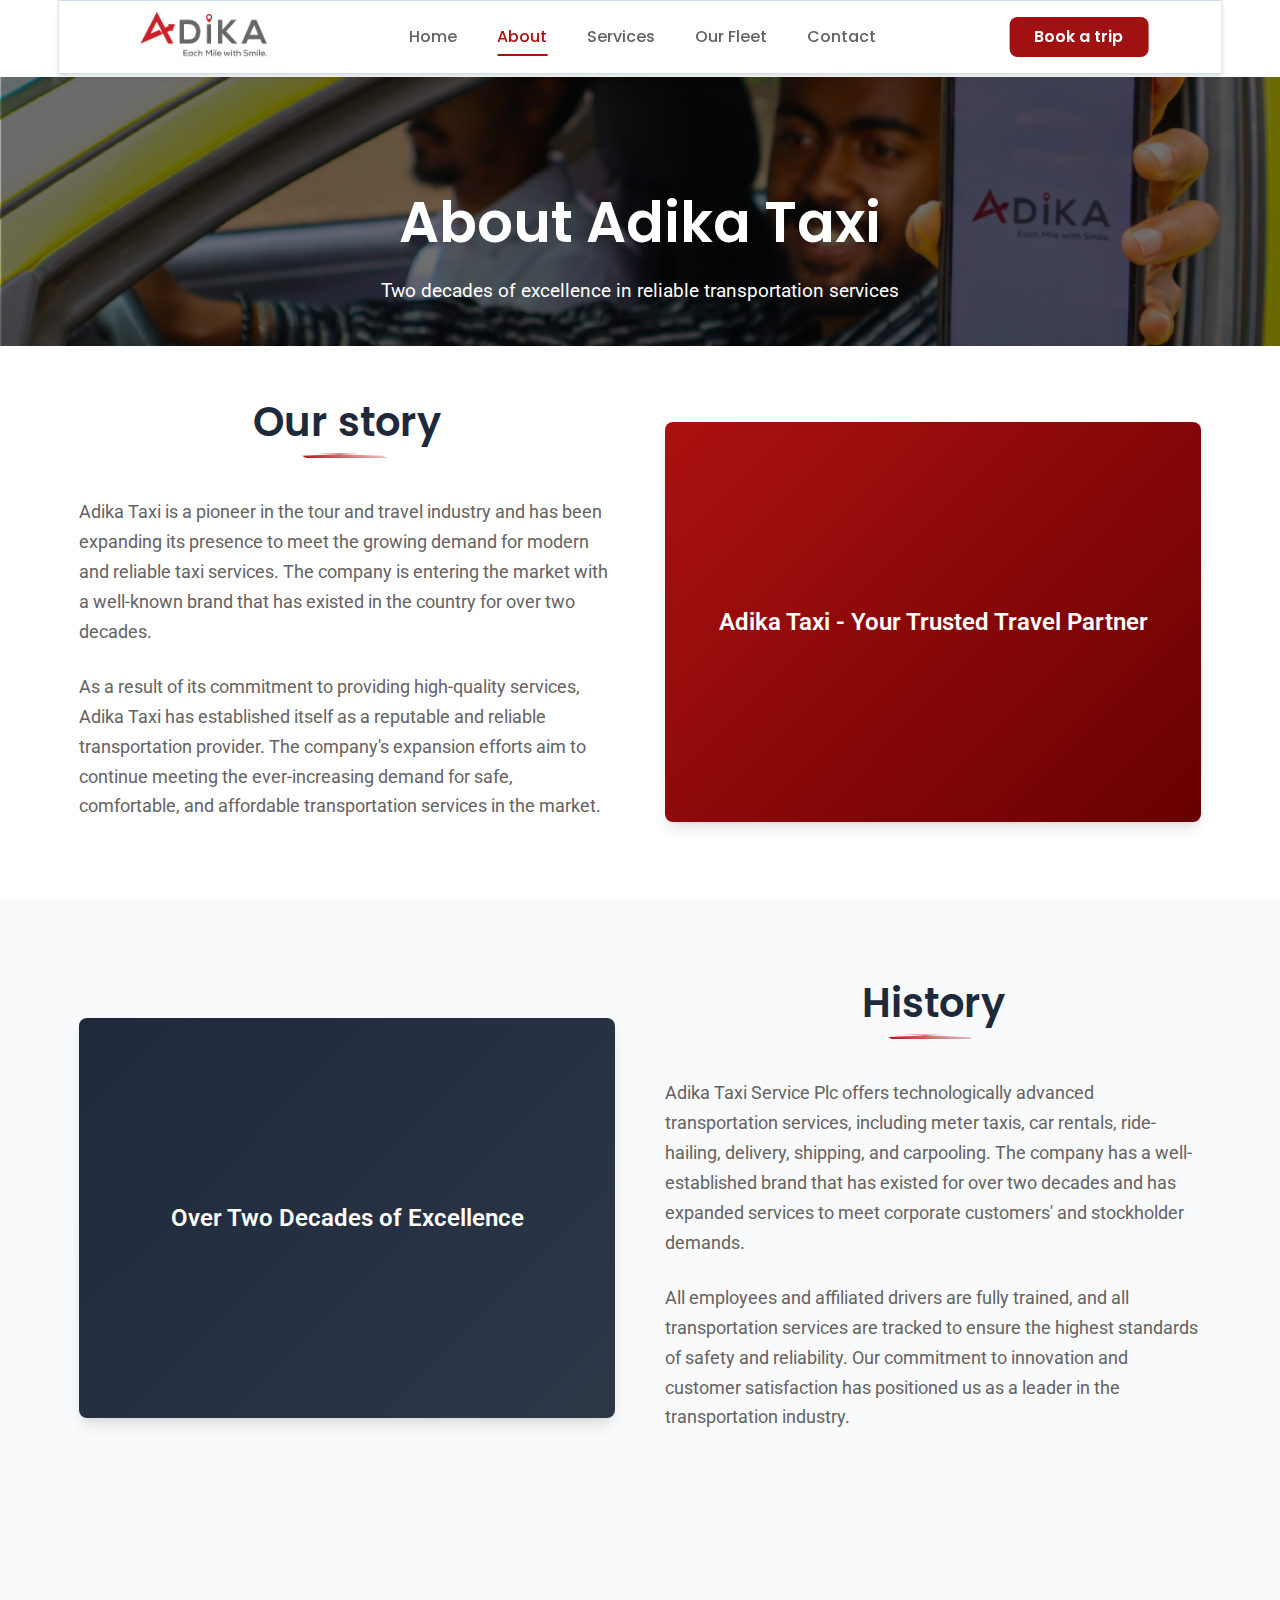
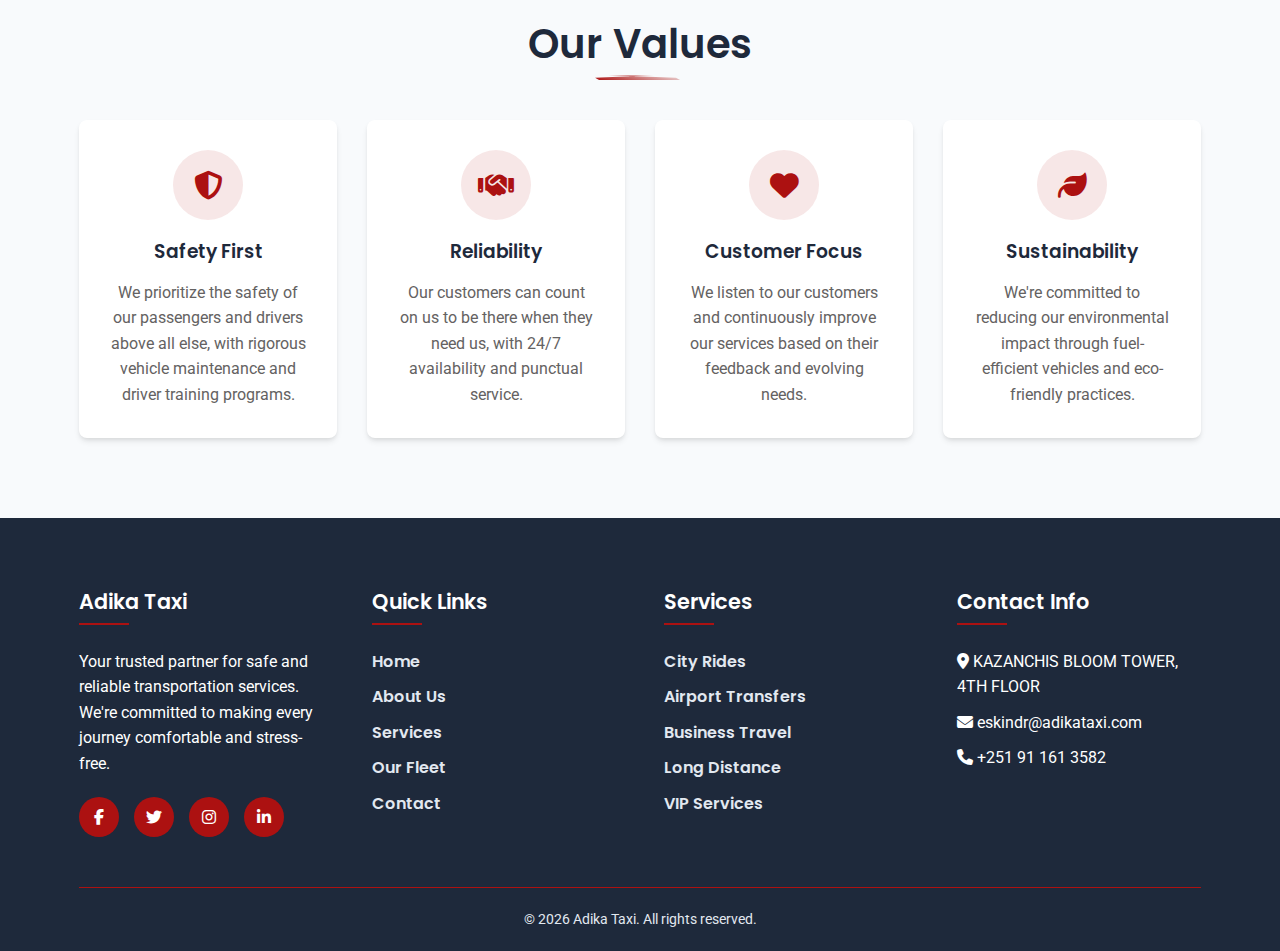
<file: about.html>
<!DOCTYPE html>
<html lang="en">

<head>
    <meta charset="UTF-8">
    <meta name="viewport" content="width=device-width, initial-scale=1.0">
    <title>About Us - Adika Taxi</title>
    <link href="assets/css/styles.css" rel="stylesheet">
    <link rel="stylesheet" href="https://cdnjs.cloudflare.com/ajax/libs/font-awesome/6.4.0/css/all.min.css">
    <link
        href="https://fonts.googleapis.com/css2?family=Poppins:wght@300;400;500;600;700&family=Roboto:wght@300;400;500;700&display=swap"
        rel="stylesheet">
    <style>
        header {
            top: 0;
        }

        /* Hero Section */
        .hero-section {
            background-image: url(assets/andi.png);
            background-size: cover; 
            background-repeat: no-repeat;
            background-position: center;
            display: flex;
            align-items: center;
            justify-content: center;
            text-align: center;
            color: var(--white);
            padding-top: 110px;
            padding-bottom: 40px;
            margin-top: 6%;
        }

        .hero-content h1 {
            font-size: 3.5rem;
            margin-bottom: 1rem;
        }

        .hero-content p {
            font-size: 1.2rem;
            max-width: 600px;
            margin: 0 auto;
        }

        /* About Intro Section */
        .about-intro {
            padding: 50px 0;
            background-color: var(--white);
        }

        .about-intro-content {
            display: flex;
            flex-wrap: wrap;
            align-items: center;
            gap: 50px;
        }

        .about-intro-text {
            flex: 1;
            min-width: 300px;
        }

         

        .about-intro-text p {
            font-size: 1.1rem;
            line-height: 1.7;
            color: var(--gray);
            margin-bottom: 25px;
        }

        .about-intro-image {
            flex: 1;
            min-width: 300px;
            border-radius: var(--radius);
            overflow: hidden;
            box-shadow: var(--shadow-lg);
            height: 400px;
            background: linear-gradient(135deg, var(--primary) 0%, var(--primary-dark) 100%);
            display: flex;
            align-items: center;
            justify-content: center;
            color: var(--white);
            font-size: 1.5rem;
            font-weight: 600;
        }

        /* History Section */
        .history-section {
            padding: 80px 0;
            background-color: var(--light);
        }

        .history-content {
            display: flex;
            flex-wrap: wrap;
            align-items: center;
            gap: 50px;
        }

        .history-text {
            flex: 1;
            min-width: 300px;
        }

        .history-text p {
            font-size: 1.1rem;
            line-height: 1.7;
            color: var(--gray);
            margin-bottom: 25px;
        }

        .history-image {
            flex: 1;
            min-width: 300px;
            border-radius: var(--radius);
            overflow: hidden;
            box-shadow: var(--shadow-lg);
            height: 400px;
            background: linear-gradient(135deg, var(--dark) 0%, #2d3748 100%);
            display: flex;
            align-items: center;
            justify-content: center;
            color: var(--white);
            font-size: 1.5rem;
            font-weight: 600;
        }
 
        /* Values Section */
        .values-section {
            padding: 80px 0;
            background-color: var(--light);
        }

        .values-grid {
            display: grid;
            grid-template-columns: repeat(auto-fit, minmax(250px, 1fr));
            gap: 30px;
        }

        .value-card {
            background: var(--white);
            padding: 30px;
            border-radius: var(--radius);
            box-shadow: var(--shadow);
            text-align: center;
            transition: var(--transition);
        }

        .value-card:hover {
            transform: translateY(-10px);
            box-shadow: var(--shadow-lg);
        }

        .value-icon {
            width: 70px;
            height: 70px;
            background-color: rgba(172, 17, 17, 0.1);
            border-radius: 50%;
            display: flex;
            align-items: center;
            justify-content: center;
            margin: 0 auto 20px;
            color: var(--primary);
            font-size: 1.8rem;
        }

        .value-card h3 {
            margin-bottom: 15px;
            color: var(--dark);
        }

        .value-card p {
            color: var(--gray);
        }
 


        /* Responsive Design */
        @media (max-width: 992px) {

            .about-intro-content,
            .history-content {
                flex-direction: column;
                text-align: center;
            }

            .about-intro-text,
            .history-text {
                margin-bottom: 40px;
            }

            .section-title h2 {
                font-size: 2.2rem;
            }
        }

        @media (max-width: 768px) {
            .hero-content h1 {
                font-size: 2.5rem;
            }

            .about-intro,
            .history-section,
            .services-section,
            .values-section {
                padding: 60px 0;
            }

            .section-title h2 {
                font-size: 2rem;
            }

            .nav-menu {
                position: fixed;
                left: -100%;
                top: 80px;
                flex-direction: column;
                background-color: var(--white);
                width: 100%;
                text-align: center;
                transition: var(--transition);
                box-shadow: var(--shadow);
                padding: 2rem 0;
                gap: 0;
            }

            .nav-menu.active {
                left: 0;
            }

            .nav-item {
                margin: 15px 0;
            }

            .nav-link {
                color: var(--dark);
                display: block;
                padding: 15px 20px;
                font-size: 1.1rem;
                border-bottom: 1px solid rgba(0, 0, 0, 0.05);
            }

            .nav-link:after {
                display: none;
            }

            .nav-link:hover {
                background: rgba(172, 17, 17, 0.05);
            }

            .nav-cta {
                display: none;
            }

            .hamburger {
                display: flex;
            }
        }

        @media (max-width: 576px) {
            .hero-content h1 {
                font-size: 2rem;
            }

            .section-title h2 {
                font-size: 1.8rem;
            }
        }
    </style>
</head>

<body>
    <!-- Header -->
    <header id="header">
        <div class="container">
            <nav class="navbar">
                <a href="index.html" class="logo">
                    <img src="assets/adika_primary.png" alt="adika logo">
                </a>
                <ul class="nav-menu">
                    <li class="nav-item"><a href="index.html" class="nav-link">Home</a></li>
                    <li class="nav-item"><a href="about.html" class="nav-link active">About</a></li>
                    <li class="nav-item"><a href="services.html" class="nav-link">Services</a></li>
                    <li class="nav-item"><a href="fleet.html" class="nav-link">Our Fleet</a></li>
                    <li class="nav-item"><a href="contact.html" class="nav-link">Contact</a></li>
                </ul>
                <div class="nav-cta">
                    <a href="#" class="btn">Book a trip</a>
                </div>
                <div class="hamburger">
                    <span class="bar"></span>
                    <span class="bar"></span>
                    <span class="bar"></span>
                </div>
            </nav>
        </div>
    </header>

    <!-- Hero Section -->
    <section class="hero-section">
        <div class="container">
            <div class="hero-content">
                <h1>About Adika Taxi</h1>
                <p>Two decades of excellence in reliable transportation services</p>
            </div>
        </div>
    </section>

    <!-- About Intro Section -->
    <section class="about-intro">
        <div class="container">
            <div class="about-intro-content">
                <div class="about-intro-text">
                    <div class="section-title">
                        <h2>Our story</h2>
                    </div>
                    <p>Adika Taxi is a pioneer in the tour and travel industry and has been expanding its presence to
                        meet the growing demand for modern and reliable taxi services. The company is entering the
                        market with a well-known brand that has existed in the country for over two decades.</p>
                    <p>As a result of its commitment to providing high-quality services, Adika Taxi has established
                        itself as a reputable and reliable transportation provider. The company's expansion efforts aim
                        to continue meeting the ever-increasing demand for safe, comfortable, and affordable
                        transportation services in the market.</p>
                </div>
                <div class="about-intro-image">
                    <div>Adika Taxi - Your Trusted Travel Partner</div>
                </div>
            </div>
        </div>
    </section>

    <!-- History Section -->
    <section class="history-section">
        <div class="container">
            <div class="history-content">
                <div class="history-image">
                    <div>Over Two Decades of Excellence</div>
                </div>
                <div class="history-text">
                    <div class="section-title">
                        <h2>History</h2>
                    </div>
                    <p>Adika Taxi Service Plc offers technologically advanced transportation services, including meter
                        taxis, car rentals, ride-hailing, delivery, shipping, and carpooling. The company has a
                        well-established brand that has existed for over two decades and has expanded services to meet
                        corporate customers' and stockholder demands.</p>
                    <p>All employees and affiliated drivers are fully trained, and all transportation services are
                        tracked to ensure the highest standards of safety and reliability. Our commitment to innovation
                        and customer satisfaction has positioned us as a leader in the transportation industry.</p>
                </div>
            </div>
        </div>
    </section>



    <!-- Values Section -->
    <section class="values-section">
        <div class="container">
            <div class="section-title">
                <h2>Our Values</h2>
            </div>
            <div class="values-grid">
                <div class="value-card">
                    <div class="value-icon">
                        <i class="fas fa-shield-alt"></i>
                    </div>
                    <h3>Safety First</h3>
                    <p>We prioritize the safety of our passengers and drivers above all else, with rigorous vehicle
                        maintenance and driver training programs.</p>
                </div>
                <div class="value-card">
                    <div class="value-icon">
                        <i class="fas fa-handshake"></i>
                    </div>
                    <h3>Reliability</h3>
                    <p>Our customers can count on us to be there when they need us, with 24/7 availability and punctual
                        service.</p>
                </div>
                <div class="value-card">
                    <div class="value-icon">
                        <i class="fas fa-heart"></i>
                    </div>
                    <h3>Customer Focus</h3>
                    <p>We listen to our customers and continuously improve our services based on their feedback and
                        evolving needs.</p>
                </div>
                <div class="value-card">
                    <div class="value-icon">
                        <i class="fas fa-leaf"></i>
                    </div>
                    <h3>Sustainability</h3>
                    <p>We're committed to reducing our environmental impact through fuel-efficient vehicles and
                        eco-friendly practices.</p>
                </div>
            </div>
        </div>
    </section>

    <!-- Footer -->
    <footer>
        <div class="container">
            <div class="footer-container">
                <div class="footer-col">
                    <h3>Adika Taxi</h3>
                    <p>Your trusted partner for safe and reliable transportation services. We're committed to making
                        every journey comfortable and stress-free.</p>
                    <div class="social-links">
                        <a href="#" class="social-link"><i class="fab fa-facebook-f"></i></a>
                        <a href="#" class="social-link"><i class="fab fa-twitter"></i></a>
                        <a href="#" class="social-link"><i class="fab fa-instagram"></i></a>
                        <a href="#" class="social-link"><i class="fab fa-linkedin-in"></i></a>
                    </div>
                </div>
                <div class="footer-col">
                    <h3>Quick Links</h3>
                    <ul class="footer-links">
                        <li><a href="index.html">Home</a></li>
                        <li><a href="about.html">About Us</a></li>
                        <li><a href="services.html">Services</a></li>
                        <li><a href="fleet.html">Our Fleet</a></li>
                        <li><a href="contact.html">Contact</a></li>
                    </ul>
                </div>
                <div class="footer-col">
                    <h3>Services</h3>
                    <ul class="footer-links">
                        <li><a href="#">City Rides</a></li>
                        <li><a href="#">Airport Transfers</a></li>
                        <li><a href="#">Business Travel</a></li>
                        <li><a href="#">Long Distance</a></li>
                        <li><a href="#">VIP Services</a></li>
                    </ul>
                </div>
                <div class="footer-col">
                    <h3>Contact Info</h3>
                    <ul class="footer-links">
                        <li><i class="fas fa-map-marker-alt"></i> KAZANCHIS BLOOM TOWER, 4TH FLOOR</li>
                        <li><i class="fas fa-envelope"></i> eskindr@adikataxi.com</li>
                        <li><i class="fas fa-phone"></i> +251 91 161 3582</li>
                    </ul>
                </div>
            </div>
            <div class="footer-bottom">
                <p>&copy; <span id="currentYear"></span> Adika Taxi. All rights reserved.</p>
            </div>
        </div>
    </footer>

    <script>
        // Set current year in footer
        document.getElementById('currentYear').textContent = new Date().getFullYear();

        // Mobile menu toggle
        const hamburger = document.querySelector('.hamburger');
        const navMenu = document.querySelector('.nav-menu');

        hamburger.addEventListener('click', () => {
            hamburger.classList.toggle('active');
            navMenu.classList.toggle('active');
        });

        // Close mobile menu when clicking on a link
        document.querySelectorAll('.nav-link').forEach(n => n.addEventListener('click', () => {
            hamburger.classList.remove('active');
            navMenu.classList.remove('active');
        }));

        // Header scroll effect
        window.addEventListener('scroll', function () {
            const header = document.getElementById('header');
            if (window.scrollY > 50) {
                header.classList.add('header-scrolled');
            } else {
                header.classList.remove('header-scrolled');
            }
        });
    </script>
</body>

</html>
</file>
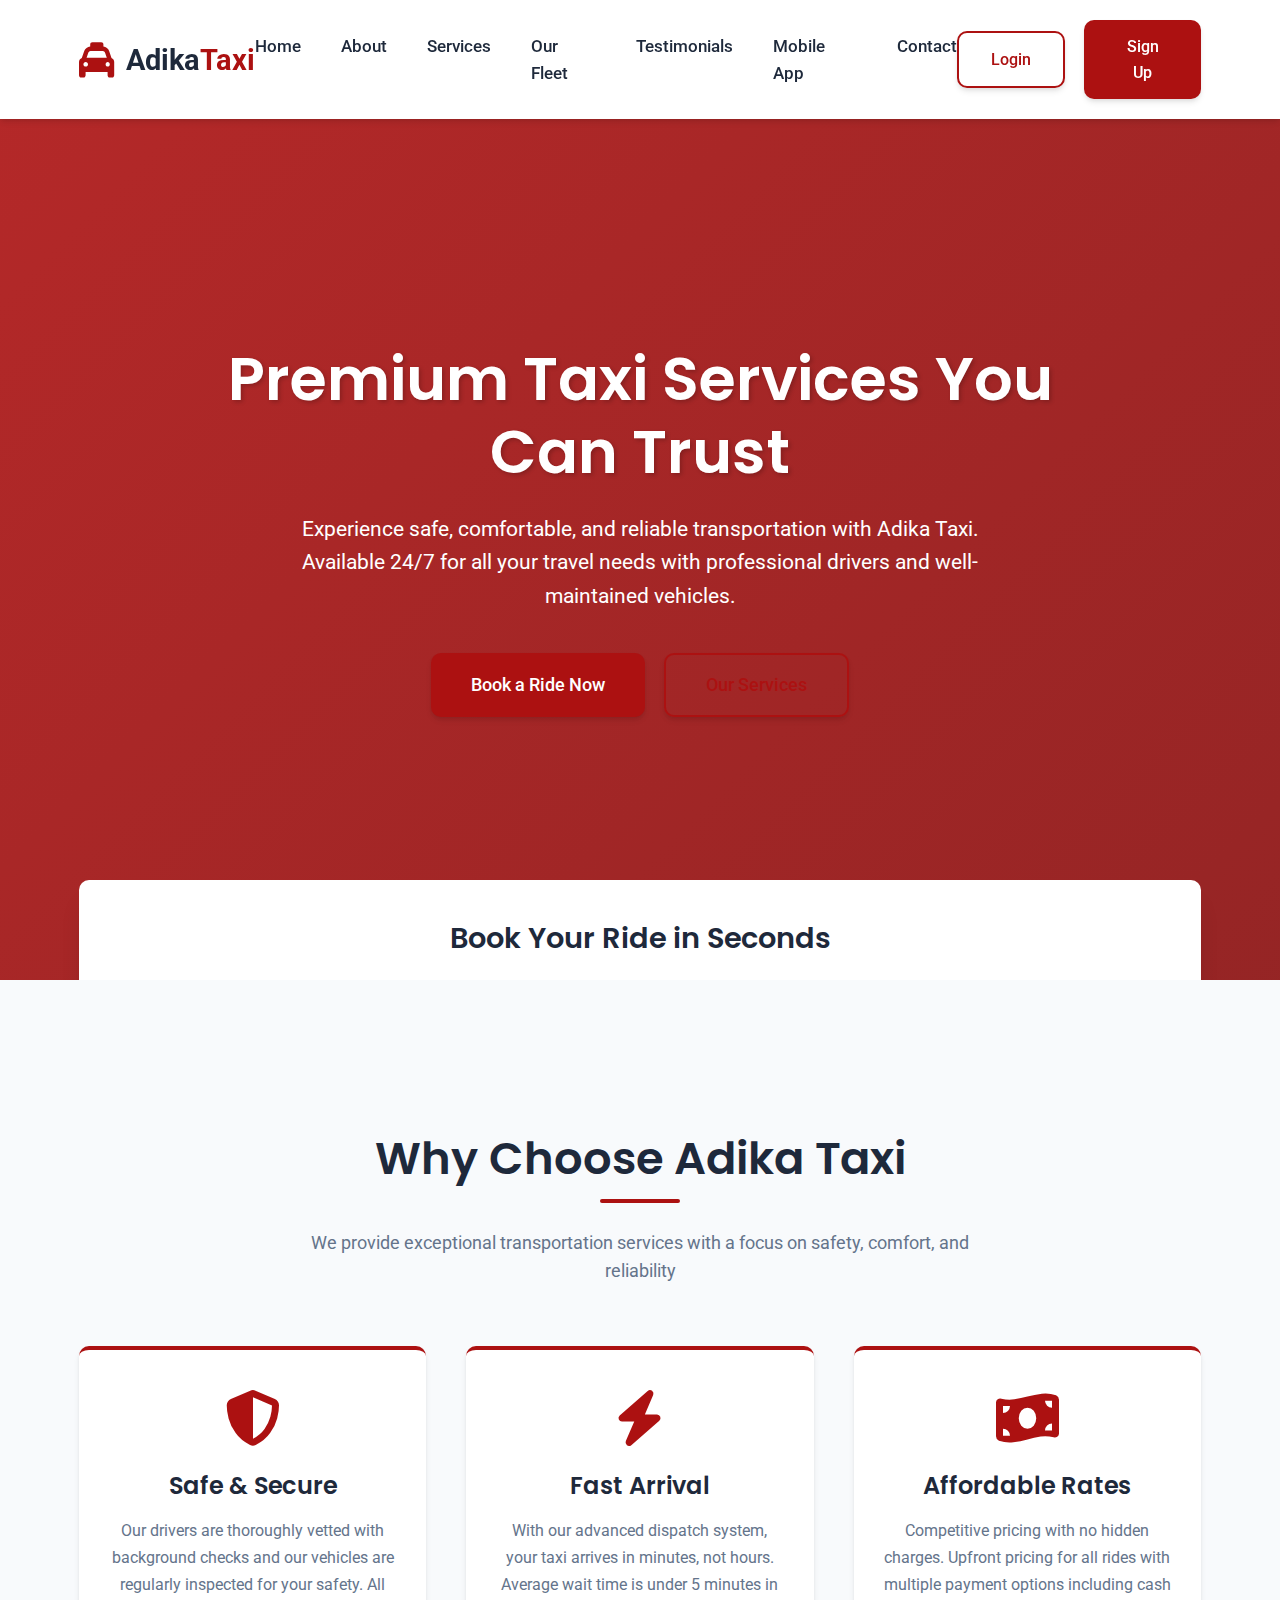
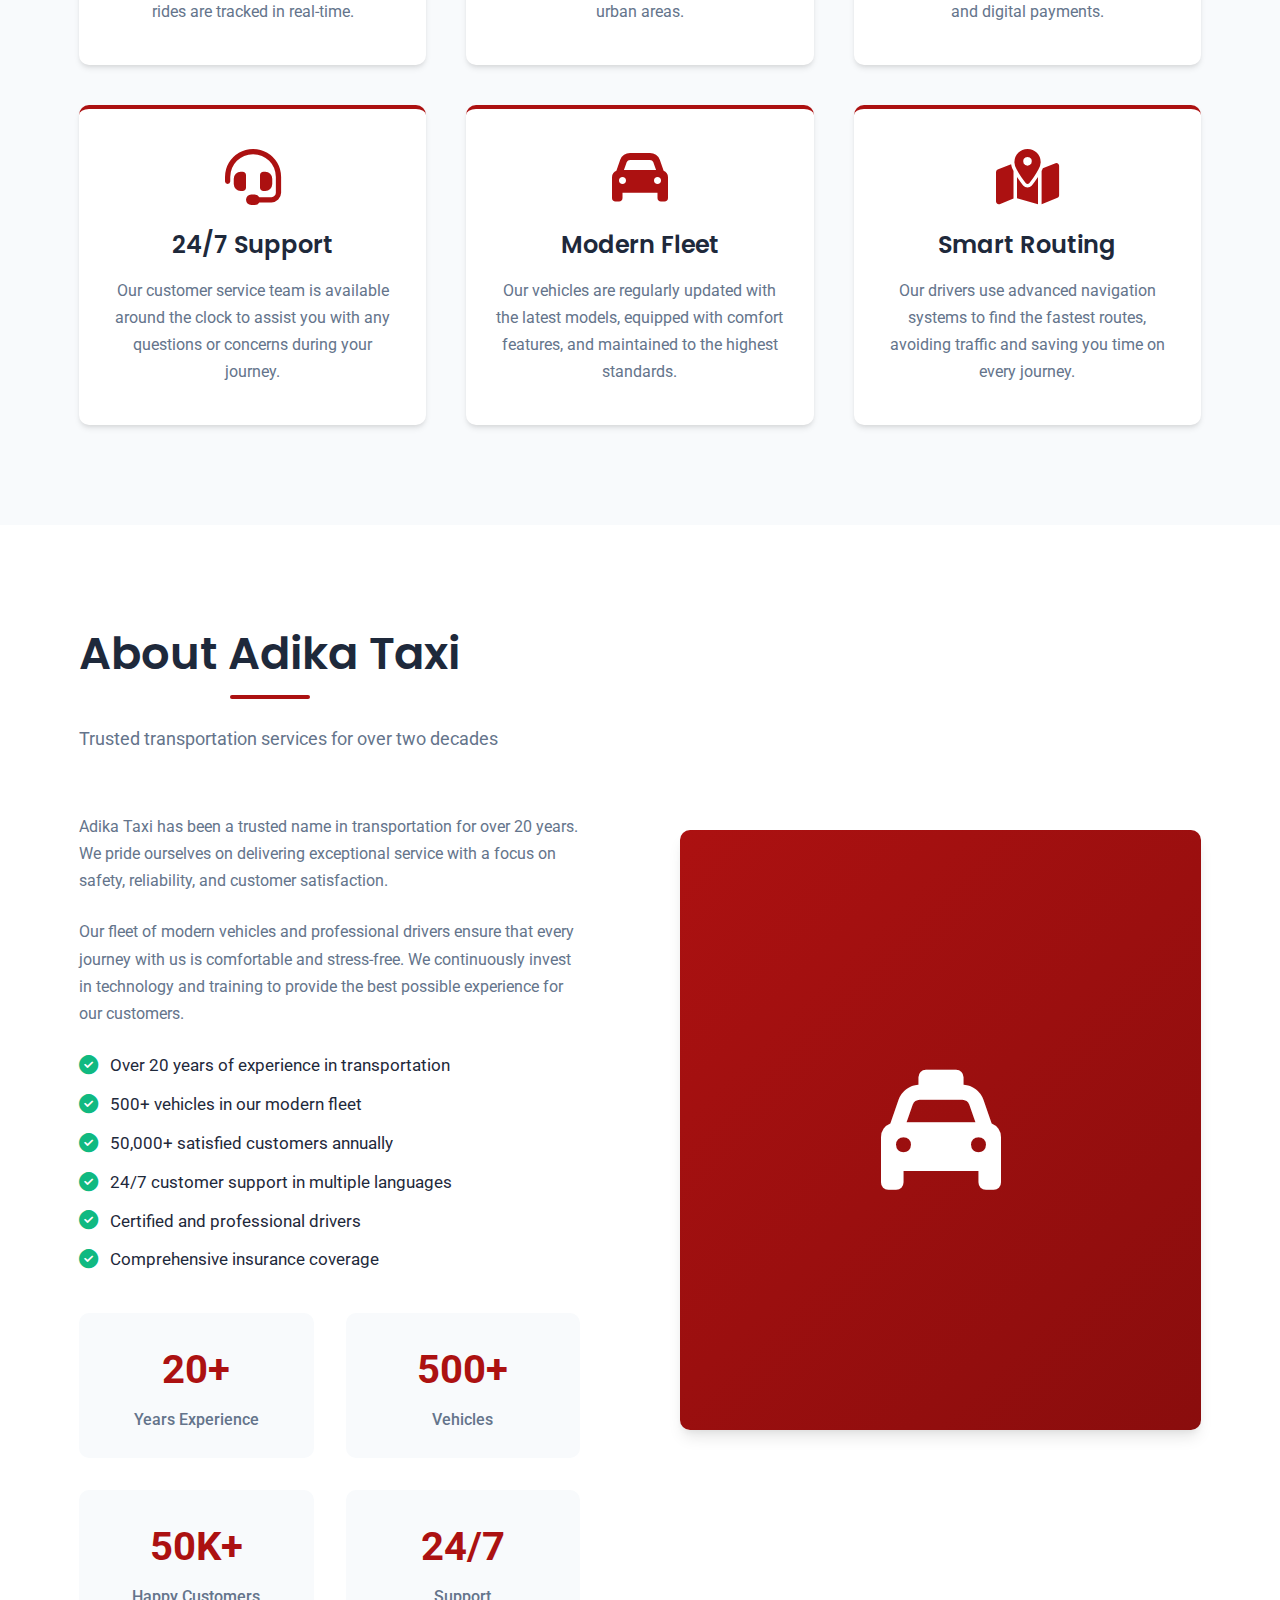
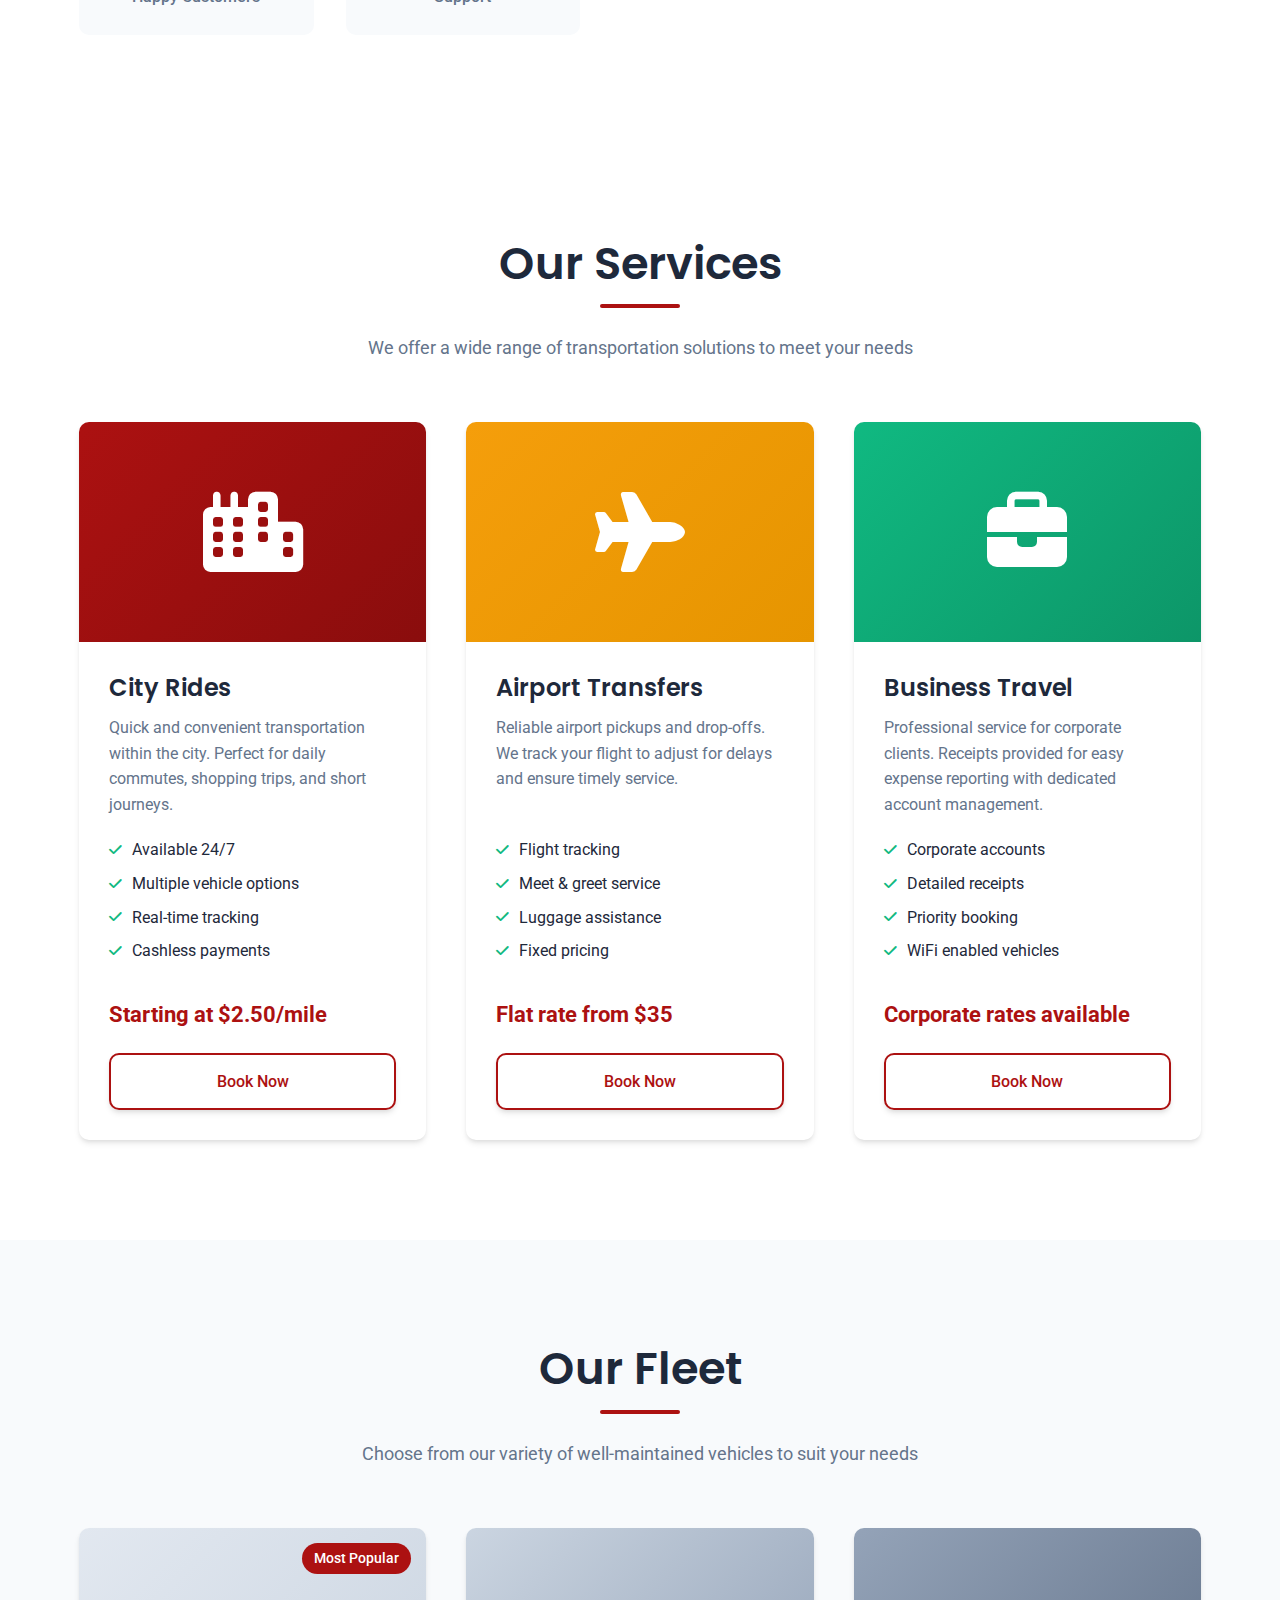
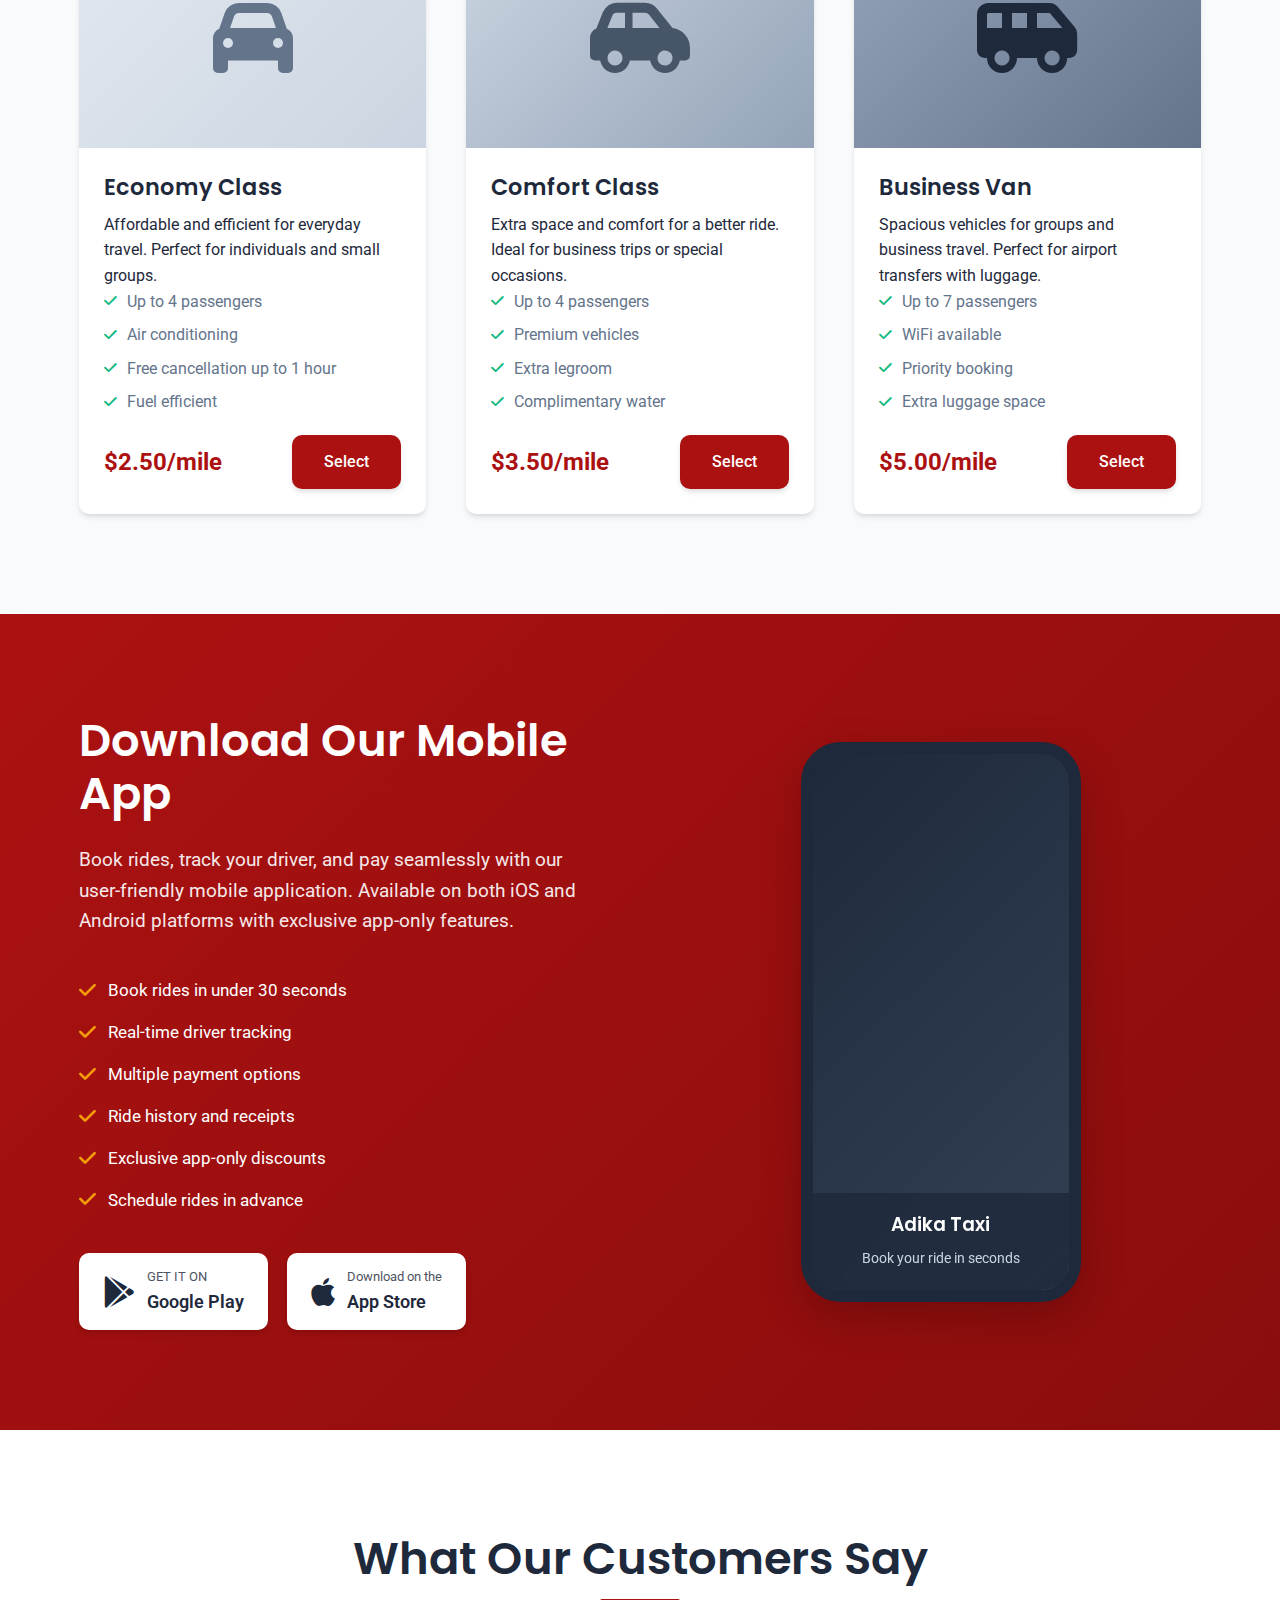
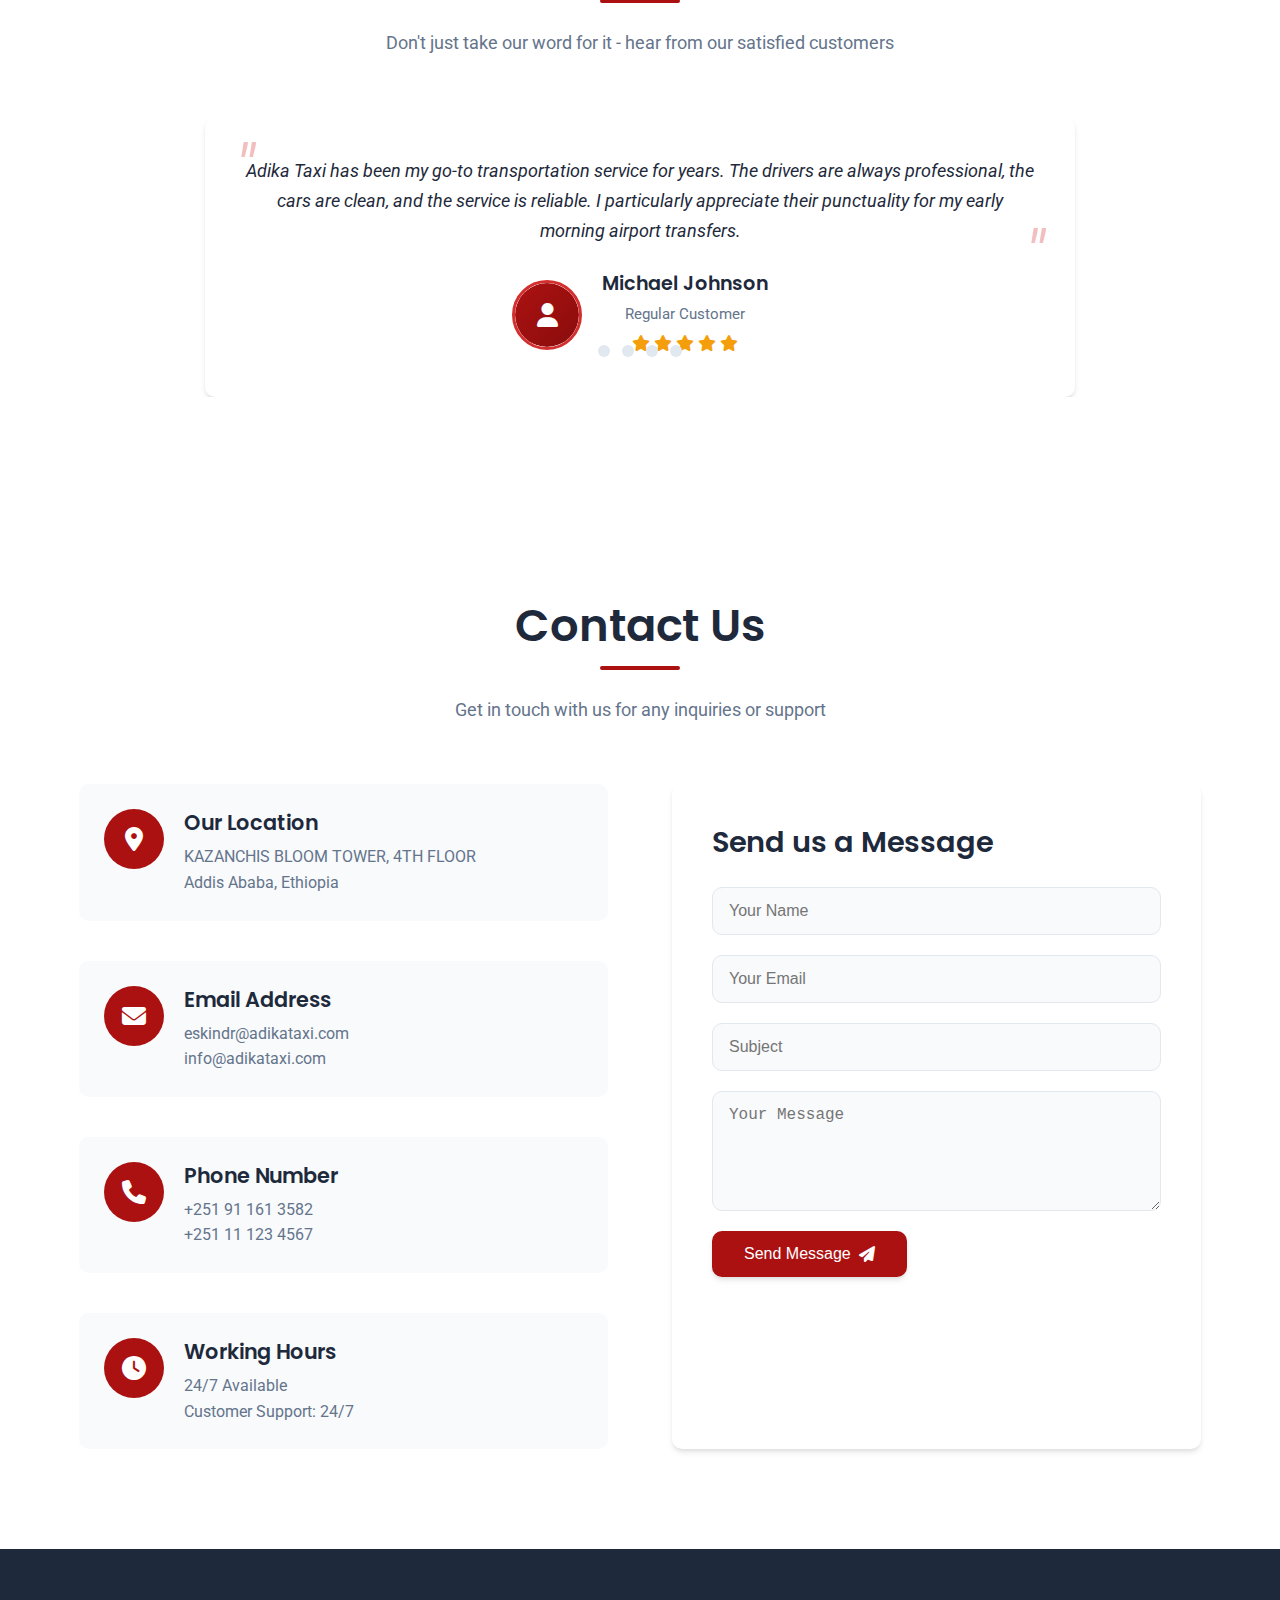
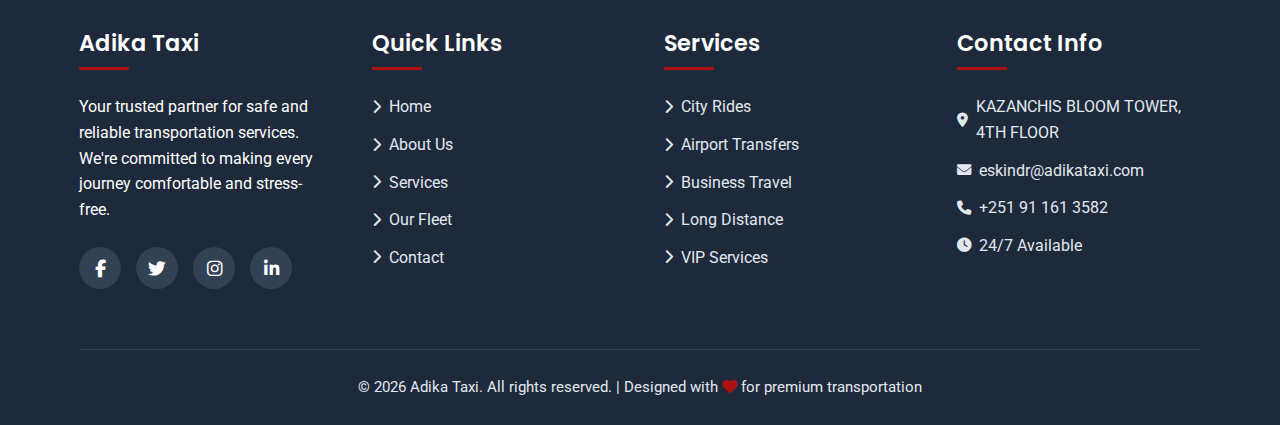
<file: n.html>
<!DOCTYPE html>
<html lang="en">
<head>
    <meta charset="UTF-8">
    <meta name="viewport" content="width=device-width, initial-scale=1.0">
    <title>Adika Taxi - Premium Transportation Services</title>
    <link rel="stylesheet" href="https://cdnjs.cloudflare.com/ajax/libs/font-awesome/6.4.0/css/all.min.css">
    <link href="https://fonts.googleapis.com/css2?family=Poppins:wght@300;400;500;600;700;800&family=Roboto:wght@300;400;500;700&display=swap" rel="stylesheet">
    <style>
        :root {
            --primary: #ac1111;
            --primary-dark: #8a0d0d;
            --primary-light: #d32f2f;
            --secondary: #f59e0b;
            --accent: #ffd700;
            --dark: #1e293b;
            --dark-light: #334155;
            --light: #f8fafc;
            --white: #ffffff;
            --gray: #64748b;
            --gray-light: #e2e8f0;
            --success: #10b981;
            --warning: #f59e0b;
            --error: #ef4444;
            --shadow: 0 4px 6px -1px rgba(0, 0, 0, 0.1), 0 2px 4px -1px rgba(0, 0, 0, 0.06);
            --shadow-lg: 0 10px 15px -3px rgba(0, 0, 0, 0.1), 0 4px 6px -2px rgba(0, 0, 0, 0.05);
            --shadow-xl: 0 20px 25px -5px rgba(0, 0, 0, 0.1), 0 10px 10px -5px rgba(0, 0, 0, 0.04);
            --radius: 10px;
            --transition: all 0.3s ease;
        }

        * {
            margin: 0;
            padding: 0;
            box-sizing: border-box;
        }

        html {
            scroll-behavior: smooth;
        }

        body {
            font-family: 'Roboto', sans-serif;
            line-height: 1.6;
            color: var(--dark);
            background-color: var(--white);
            overflow-x: hidden;
        }

        h1, h2, h3, h4, h5, h6 {
            font-family: 'Poppins', sans-serif;
            font-weight: 600;
            line-height: 1.3;
            margin-bottom: 1rem;
        }

        .container {
            width: 90%;
            max-width: 1200px;
            margin: 0 auto;
            padding: 0 15px;
        }

        .section {
            padding: 100px 0;
        }

        .section-title {
            text-align: center;
            margin-bottom: 60px;
            position: relative;
        }

        .section-title h2 {
            font-size: 2.8rem;
            color: var(--dark);
            display: inline-block;
            position: relative;
        }

        .section-title h2:after {
            content: '';
            position: absolute;
            width: 80px;
            height: 4px;
            background: var(--primary);
            bottom: -15px;
            left: 50%;
            transform: translateX(-50%);
            border-radius: 2px;
        }

        .section-title p {
            font-size: 1.1rem;
            color: var(--gray);
            max-width: 700px;
            margin: 25px auto 0;
        }

        .btn {
            display: inline-flex;
            align-items: center;
            justify-content: center;
            gap: 8px;
            padding: 14px 32px;
            background: var(--primary);
            color: var(--white);
            border: none;
            border-radius: var(--radius);
            font-size: 1rem;
            font-weight: 500;
            cursor: pointer;
            transition: var(--transition);
            text-decoration: none;
            text-align: center;
            box-shadow: var(--shadow);
        }

        .btn:hover {
            background: var(--primary-dark);
            transform: translateY(-3px);
            box-shadow: var(--shadow-lg);
        }

        .btn-secondary {
            background: var(--secondary);
        }

        .btn-secondary:hover {
            background: #e69500;
        }

        .btn-outline {
            background: transparent;
            border: 2px solid var(--primary);
            color: var(--primary);
        }

        .btn-outline:hover {
            background: var(--primary);
            color: var(--white);
        }

        .btn-large {
            padding: 16px 40px;
            font-size: 1.1rem;
        }

        /* Header & Navigation */
        header {
            background: var(--white);
            box-shadow: var(--shadow);
            position: fixed;
            width: 100%;
            top: 0;
            z-index: 1000;
            transition: var(--transition);
        }

        .header-scrolled {
            padding: 5px 0;
            background: rgba(255, 255, 255, 0.97);
            backdrop-filter: blur(10px);
        }

        .navbar {
            display: flex;
            justify-content: space-between;
            align-items: center;
            padding: 20px 0;
            transition: var(--transition);
        }

        .logo {
            display: flex;
            align-items: center;
            text-decoration: none;
        }

        .logo-icon {
            font-size: 2.2rem;
            color: var(--primary);
            margin-right: 12px;
        }

        .logo-text {
            font-size: 1.8rem;
            font-weight: 700;
            color: var(--dark);
        }

        .logo-text span {
            color: var(--primary);
        }

        .nav-menu {
            display: flex;
            list-style: none;
            gap: 2.5rem;
        }

        .nav-link {
            text-decoration: none;
            color: var(--dark);
            font-weight: 500;
            transition: var(--transition);
            position: relative;
            font-size: 1.05rem;
        }

        .nav-link:after {
            content: '';
            position: absolute;
            width: 0;
            height: 2px;
            background: var(--primary);
            bottom: -5px;
            left: 0;
            transition: var(--transition);
        }

        .nav-link:hover {
            color: var(--primary);
        }

        .nav-link:hover:after {
            width: 100%;
        }

        .nav-cta {
            display: flex;
            align-items: center;
            gap: 1.2rem;
        }

        .hamburger {
            display: none;
            flex-direction: column;
            cursor: pointer;
        }

        .bar {
            width: 25px;
            height: 3px;
            background-color: var(--dark);
            margin: 3px 0;
            transition: var(--transition);
        }

        /* Hero Slider */
        .hero-slider {
            position: relative;
            height: 100vh;
            overflow: hidden;
            margin-top: 80px;
        }

        .slider-container {
            position: relative;
            width: 100%;
            height: 100%;
        }

        .slide {
            position: absolute;
            top: 0;
            left: 0;
            width: 100%;
            height: 100%;
            opacity: 0;
            transition: opacity 1s ease-in-out;
            display: flex;
            align-items: center;
            justify-content: center;
            background-size: cover;
            background-position: center;
        }

        .slide.active {
            opacity: 1;
        }

        .slide-1 {
            background: linear-gradient(135deg, rgba(172, 17, 17, 0.9) 0%, rgba(138, 13, 13, 0.9) 100%), url('https://images.unsplash.com/photo-1568605117036-5fe5e7bab0b7?ixlib=rb-4.0.3&auto=format&fit=crop&w=1950&q=80');
        }

        .slide-2 {
            background: linear-gradient(135deg, rgba(30, 41, 59, 0.85) 0%, rgba(51, 65, 85, 0.85) 100%), url('https://images.unsplash.com/photo-1544620347-c4fd4a3d5957?ixlib=rb-4.0.3&auto=format&fit=crop&w=1950&q=80');
        }

        .slide-content {
            text-align: center;
            color: var(--white);
            max-width: 900px;
            padding: 0 20px;
            z-index: 2;
        }

        .slide-title {
            font-size: 3.8rem;
            margin-bottom: 1.5rem;
            line-height: 1.2;
            opacity: 0;
            transform: translateY(30px);
            transition: all 0.8s ease 0.3s;
            text-shadow: 2px 2px 4px rgba(0,0,0,0.2);
        }

        .slide-subtitle {
            font-size: 1.3rem;
            margin-bottom: 2.5rem;
            opacity: 0.95;
            opacity: 0;
            transform: translateY(30px);
            transition: all 0.8s ease 0.5s;
            max-width: 700px;
            margin-left: auto;
            margin-right: auto;
        }

        .slide-buttons {
            display: flex;
            gap: 1.2rem;
            justify-content: center;
            flex-wrap: wrap;
            opacity: 0;
            transform: translateY(30px);
            transition: all 0.8s ease 0.7s;
        }

        .slide.active .slide-title,
        .slide.active .slide-subtitle,
        .slide.active .slide-buttons {
            opacity: 1;
            transform: translateY(0);
        }

        .slider-nav {
            position: absolute;
            bottom: 40px;
            left: 50%;
            transform: translateX(-50%);
            display: flex;
            gap: 12px;
            z-index: 10;
        }

        .slider-dot {
            width: 14px;
            height: 14px;
            border-radius: 50%;
            background: rgba(255, 255, 255, 0.5);
            cursor: pointer;
            transition: var(--transition);
        }

        .slider-dot.active {
            background: var(--white);
            transform: scale(1.2);
        }

        .slider-control {
            position: absolute;
            top: 50%;
            transform: translateY(-50%);
            width: 60px;
            height: 60px;
            background: rgba(255, 255, 255, 0.2);
            border-radius: 50%;
            display: flex;
            align-items: center;
            justify-content: center;
            color: var(--white);
            font-size: 1.5rem;
            cursor: pointer;
            transition: var(--transition);
            z-index: 10;
            opacity: 0;
            backdrop-filter: blur(5px);
        }

        .hero-slider:hover .slider-control {
            opacity: 1;
        }

        .slider-control:hover {
            background: rgba(255, 255, 255, 0.3);
            transform: translateY(-50%) scale(1.1);
        }

        .slider-control.prev {
            left: 40px;
        }

        .slider-control.next {
            right: 40px;
        }

        /* Quick Booking Form */
        .quick-booking {
            background: var(--white);
            border-radius: var(--radius);
            padding: 40px;
            box-shadow: var(--shadow-xl);
            margin-top: -100px;
            position: relative;
            z-index: 100;
        }

        .booking-title {
            font-size: 1.8rem;
            margin-bottom: 25px;
            color: var(--dark);
            text-align: center;
        }

        .booking-form {
            display: grid;
            grid-template-columns: repeat(auto-fit, minmax(200px, 1fr));
            gap: 20px;
        }

        .form-group {
            display: flex;
            flex-direction: column;
        }

        .form-label {
            margin-bottom: 8px;
            font-weight: 500;
            color: var(--dark);
        }

        .form-control {
            padding: 14px 16px;
            border: 1px solid var(--gray-light);
            border-radius: var(--radius);
            font-size: 1rem;
            transition: var(--transition);
            background: var(--light);
        }

        .form-control:focus {
            outline: none;
            border-color: var(--primary);
            box-shadow: 0 0 0 3px rgba(172, 17, 17, 0.1);
        }

        .booking-submit {
            grid-column: 1 / -1;
            display: flex;
            justify-content: center;
            margin-top: 10px;
        }

        /* Features Section */
        .features {
            background: var(--light);
            padding-top: 150px;
        }

        .features-grid {
            display: grid;
            grid-template-columns: repeat(auto-fit, minmax(280px, 1fr));
            gap: 2.5rem;
        }

        .feature-card {
            background: var(--white);
            padding: 40px 30px;
            border-radius: var(--radius);
            text-align: center;
            box-shadow: var(--shadow);
            transition: var(--transition);
            border-top: 4px solid var(--primary);
        }

        .feature-card:hover {
            transform: translateY(-10px);
            box-shadow: var(--shadow-lg);
        }

        .feature-icon {
            font-size: 3.5rem;
            color: var(--primary);
            margin-bottom: 1.5rem;
        }

        .feature-title {
            font-size: 1.5rem;
            margin-bottom: 1rem;
        }

        .feature-description {
            color: var(--gray);
            line-height: 1.7;
        }

        /* About Section */
        .about-content {
            display: grid;
            grid-template-columns: 1fr 1fr;
            gap: 5rem;
            align-items: center;
        }

        .about-text {
            padding-right: 20px;
        }

        .about-title {
            font-size: 2.5rem;
            margin-bottom: 1.5rem;
            color: var(--dark);
        }

        .about-description {
            margin-bottom: 1.5rem;
            color: var(--gray);
            line-height: 1.7;
        }

        .about-list {
            list-style: none;
            margin: 25px 0;
        }

        .about-list li {
            margin-bottom: 12px;
            display: flex;
            align-items: center;
            font-size: 1.05rem;
        }

        .about-list i {
            color: var(--success);
            margin-right: 12px;
            font-size: 1.2rem;
        }

        .about-stats {
            display: grid;
            grid-template-columns: repeat(2, 1fr);
            gap: 2rem;
            margin-top: 2.5rem;
        }

        .stat-item {
            text-align: center;
            padding: 25px 15px;
            background: var(--light);
            border-radius: var(--radius);
            transition: var(--transition);
        }

        .stat-item:hover {
            transform: translateY(-5px);
            box-shadow: var(--shadow);
        }

        .stat-number {
            font-size: 2.5rem;
            font-weight: 700;
            color: var(--primary);
            margin-bottom: 5px;
        }

        .stat-text {
            color: var(--gray);
            font-weight: 500;
        }

        .about-image {
            border-radius: var(--radius);
            overflow: hidden;
            box-shadow: var(--shadow-lg);
            position: relative;
        }

        .about-image img {
            width: 100%;
            height: auto;
            display: block;
            transition: var(--transition);
        }

        .about-image:hover img {
            transform: scale(1.05);
        }

        /* Services Section */
        .services-grid {
            display: grid;
            grid-template-columns: repeat(auto-fit, minmax(320px, 1fr));
            gap: 2.5rem;
        }

        .service-card {
            background: var(--white);
            border-radius: var(--radius);
            overflow: hidden;
            box-shadow: var(--shadow);
            transition: var(--transition);
            display: flex;
            flex-direction: column;
        }

        .service-card:hover {
            transform: translateY(-10px);
            box-shadow: var(--shadow-lg);
        }

        .service-image {
            height: 220px;
            overflow: hidden;
        }

        .service-image img {
            width: 100%;
            height: 100%;
            object-fit: cover;
            transition: var(--transition);
        }

        .service-card:hover .service-image img {
            transform: scale(1.1);
        }

        .service-content {
            padding: 30px;
            flex-grow: 1;
            display: flex;
            flex-direction: column;
        }

        .service-title {
            font-size: 1.5rem;
            margin-bottom: 12px;
        }

        .service-description {
            color: var(--gray);
            margin-bottom: 20px;
            flex-grow: 1;
        }

        .service-features {
            list-style: none;
            margin-bottom: 25px;
        }

        .service-features li {
            margin-bottom: 8px;
            display: flex;
            align-items: center;
        }

        .service-features i {
            color: var(--success);
            margin-right: 10px;
            font-size: 0.9rem;
        }

        .service-price {
            font-size: 1.4rem;
            color: var(--primary);
            font-weight: 700;
            margin-bottom: 20px;
        }

        /* Fleet Section */
        .fleet {
            background: var(--light);
        }

        .fleet-grid {
            display: grid;
            grid-template-columns: repeat(auto-fit, minmax(300px, 1fr));
            gap: 2.5rem;
        }

        .fleet-card {
            background: var(--white);
            border-radius: var(--radius);
            overflow: hidden;
            box-shadow: var(--shadow);
            transition: var(--transition);
        }

        .fleet-card:hover {
            transform: translateY(-10px);
            box-shadow: var(--shadow-lg);
        }

        .fleet-image {
            height: 220px;
            overflow: hidden;
            position: relative;
        }

        .fleet-image img {
            width: 100%;
            height: 100%;
            object-fit: cover;
            transition: var(--transition);
        }

        .fleet-card:hover .fleet-image img {
            transform: scale(1.1);
        }

        .fleet-badge {
            position: absolute;
            top: 15px;
            right: 15px;
            background: var(--primary);
            color: var(--white);
            padding: 5px 12px;
            border-radius: 20px;
            font-size: 0.85rem;
            font-weight: 500;
        }

        .fleet-content {
            padding: 25px;
        }

        .fleet-title {
            font-size: 1.4rem;
            margin-bottom: 10px;
        }

        .fleet-features {
            list-style: none;
            margin-bottom: 20px;
        }

        .fleet-features li {
            margin-bottom: 8px;
            display: flex;
            align-items: center;
            color: var(--gray);
        }

        .fleet-features i {
            color: var(--success);
            margin-right: 10px;
            font-size: 0.9rem;
        }

        .fleet-price {
            display: flex;
            justify-content: space-between;
            align-items: center;
            margin-top: auto;
        }

        .price-amount {
            font-size: 1.5rem;
            font-weight: 700;
            color: var(--primary);
        }

        /* App Section */
        .app {
            background: linear-gradient(135deg, var(--primary) 0%, var(--primary-dark) 100%);
            color: var(--white);
        }

        .app-container {
            display: grid;
            grid-template-columns: 1fr 1fr;
            gap: 5rem;
            align-items: center;
        }

        .app-content {
            padding-right: 20px;
        }

        .app-title {
            font-size: 2.8rem;
            margin-bottom: 1.5rem;
            line-height: 1.2;
        }

        .app-subtitle {
            font-size: 1.2rem;
            margin-bottom: 2.5rem;
            opacity: 0.9;
            line-height: 1.6;
        }

        .app-features {
            list-style: none;
            margin-bottom: 2.5rem;
        }

        .app-features li {
            margin-bottom: 15px;
            display: flex;
            align-items: center;
            font-size: 1.05rem;
        }

        .app-features i {
            margin-right: 12px;
            font-size: 1.2rem;
            color: var(--secondary);
        }

        .app-buttons {
            display: flex;
            gap: 1.2rem;
            flex-wrap: wrap;
        }

        .app-button {
            display: flex;
            align-items: center;
            gap: 12px;
            background: var(--white);
            color: var(--dark);
            padding: 14px 24px;
            border-radius: var(--radius);
            text-decoration: none;
            transition: var(--transition);
            box-shadow: var(--shadow);
        }

        .app-button:hover {
            transform: translateY(-3px);
            box-shadow: var(--shadow-lg);
        }

        .app-button i {
            font-size: 2rem;
        }

        .app-button-text {
            display: flex;
            flex-direction: column;
        }

        .app-button-text span:first-child {
            font-size: 0.8rem;
            opacity: 0.8;
        }

        .app-button-text span:last-child {
            font-size: 1.1rem;
            font-weight: 600;
        }

        .app-image {
            text-align: center;
        }

        .app-phone {
            max-width: 320px;
            animation: float 5s ease-in-out infinite;
            filter: drop-shadow(0 15px 20px rgba(0,0,0,0.2));
        }

        @keyframes float {
            0% {
                transform: translateY(0px);
            }
            50% {
                transform: translateY(-20px);
            }
            100% {
                transform: translateY(0px);
            }
        }

        /* Testimonials */
        .testimonials-container {
            max-width: 900px;
            margin: 0 auto;
        }

        .testimonial-slider {
            position: relative;
            overflow: hidden;
        }

        .testimonial-track {
            display: flex;
            transition: transform 0.5s ease;
        }

        .testimonial-slide {
            min-width: 100%;
            padding: 0 15px;
        }

        .testimonial-card {
            background: var(--white);
            padding: 40px;
            border-radius: var(--radius);
            box-shadow: var(--shadow);
            text-align: center;
            position: relative;
        }

        .testimonial-text {
            font-style: italic;
            margin-bottom: 25px;
            position: relative;
            font-size: 1.1rem;
            line-height: 1.7;
        }

        .testimonial-text:before,
        .testimonial-text:after {
            content: '"';
            font-size: 4rem;
            color: var(--primary-light);
            opacity: 0.3;
            position: absolute;
            line-height: 1;
        }

        .testimonial-text:before {
            top: -20px;
            left: -10px;
        }

        .testimonial-text:after {
            bottom: -40px;
            right: -10px;
        }

        .testimonial-author {
            display: flex;
            align-items: center;
            justify-content: center;
            gap: 20px;
        }

        .author-avatar {
            width: 70px;
            height: 70px;
            border-radius: 50%;
            overflow: hidden;
            border: 3px solid var(--primary-light);
        }

        .author-avatar img {
            width: 100%;
            height: 100%;
            object-fit: cover;
        }

        .author-info h4 {
            margin-bottom: 5px;
            font-size: 1.2rem;
        }

        .author-info p {
            color: var(--gray);
            font-size: 0.95rem;
        }

        .rating {
            color: var(--warning);
            margin-top: 5px;
        }

        .slider-nav {
            display: flex;
            justify-content: center;
            gap: 12px;
            margin-top: 40px;
        }

        .slider-dot {
            width: 12px;
            height: 12px;
            border-radius: 50%;
            background: var(--gray-light);
            cursor: pointer;
            transition: var(--transition);
        }

        .slider-dot.active {
            background: var(--primary);
            transform: scale(1.2);
        }

        /* Contact Section */
        .contact-wrapper {
            display: grid;
            grid-template-columns: 1fr 1fr;
            gap: 4rem;
        }

        .contact-info {
            display: flex;
            flex-direction: column;
            gap: 2.5rem;
        }

        .contact-card {
            display: flex;
            align-items: flex-start;
            gap: 20px;
            padding: 25px;
            background: var(--light);
            border-radius: var(--radius);
            transition: var(--transition);
        }

        .contact-card:hover {
            transform: translateY(-5px);
            box-shadow: var(--shadow);
        }

        .contact-icon {
            width: 60px;
            height: 60px;
            background: var(--primary);
            color: var(--white);
            border-radius: 50%;
            display: flex;
            align-items: center;
            justify-content: center;
            font-size: 1.5rem;
            flex-shrink: 0;
        }

        .contact-details h3 {
            font-size: 1.3rem;
            margin-bottom: 8px;
        }

        .contact-details p {
            color: var(--gray);
            line-height: 1.6;
        }

        .contact-form {
            background: var(--white);
            padding: 40px;
            border-radius: var(--radius);
            box-shadow: var(--shadow);
        }

        .form-title {
            font-size: 1.8rem;
            margin-bottom: 25px;
            color: var(--dark);
        }

        .contact-form .form-group {
            margin-bottom: 20px;
        }

        .contact-form .form-control {
            width: 100%;
        }

        textarea.form-control {
            resize: vertical;
            min-height: 120px;
        }

        /* Footer */
        footer {
            background: var(--dark);
            color: var(--white);
            padding: 80px 0 0;
        }

        .footer-container {
            display: grid;
            grid-template-columns: repeat(auto-fit, minmax(220px, 1fr));
            gap: 3rem;
            margin-bottom: 60px;
        }

        .footer-col h3 {
            font-size: 1.4rem;
            margin-bottom: 1.5rem;
            position: relative;
            padding-bottom: 12px;
        }

        .footer-col h3:after {
            content: '';
            position: absolute;
            width: 50px;
            height: 3px;
            background: var(--primary);
            bottom: 0;
            left: 0;
        }

        .footer-links {
            list-style: none;
        }

        .footer-links li {
            margin-bottom: 12px;
        }

        .footer-links a {
            color: var(--gray-light);
            text-decoration: none;
            transition: var(--transition);
            display: flex;
            align-items: center;
        }

        .footer-links a:hover {
            color: var(--primary-light);
            padding-left: 5px;
        }

        .footer-links a i {
            margin-right: 8px;
            font-size: 0.9rem;
        }

        .social-links {
            display: flex;
            gap: 15px;
            margin-top: 25px;
        }

        .social-link {
            width: 42px;
            height: 42px;
            background: var(--dark-light);
            color: var(--white);
            border-radius: 50%;
            display: flex;
            align-items: center;
            justify-content: center;
            text-decoration: none;
            transition: var(--transition);
            font-size: 1.1rem;
        }

        .social-link:hover {
            background: var(--primary);
            transform: translateY(-3px);
        }

        .footer-bottom {
            border-top: 1px solid var(--dark-light);
            padding: 25px 0;
            text-align: center;
            color: var(--gray-light);
            font-size: 0.95rem;
        }

        /* Responsive Design */
        @media (max-width: 1200px) {
            .section-title h2 {
                font-size: 2.5rem;
            }
            
            .slide-title {
                font-size: 3.2rem;
            }
        }

        @media (max-width: 992px) {
            .about-content,
            .app-container,
            .contact-wrapper {
                grid-template-columns: 1fr;
                gap: 3rem;
            }

            .about-text,
            .app-content {
                padding-right: 0;
            }

            .hero-slider {
                height: 80vh;
            }

            .slide-title {
                font-size: 2.8rem;
            }

            .quick-booking {
                margin-top: -50px;
            }

            .features {
                padding-top: 120px;
            }
        }

        @media (max-width: 768px) {
            .hamburger {
                display: flex;
            }

            .nav-menu {
                position: fixed;
                left: -100%;
                top: 80px;
                flex-direction: column;
                background-color: var(--white);
                width: 100%;
                text-align: center;
                transition: var(--transition);
                box-shadow: var(--shadow);
                padding: 2rem 0;
                gap: 0;
            }

            .nav-menu.active {
                left: 0;
            }

            .nav-item {
                margin: 15px 0;
            }

            .nav-cta {
                display: none;
            }

            .hero-slider {
                margin-top: 70px;
            }

            .slide-title {
                font-size: 2.3rem;
            }

            .slider-control {
                opacity: 0.7;
                width: 50px;
                height: 50px;
                font-size: 1.3rem;
            }

            .slider-control.prev {
                left: 20px;
            }

            .slider-control.next {
                right: 20px;
            }

            .quick-booking {
                padding: 30px 25px;
            }

            .booking-form {
                grid-template-columns: 1fr;
            }

            .section {
                padding: 80px 0;
            }

            .section-title h2 {
                font-size: 2.2rem;
            }
        }

        @media (max-width: 576px) {
            .slide-title {
                font-size: 2rem;
            }

            .slide-buttons,
            .app-buttons {
                flex-direction: column;
                align-items: center;
            }

            .btn {
                width: 100%;
                max-width: 280px;
            }

            .section-title h2 {
                font-size: 1.9rem;
            }

            .about-stats {
                grid-template-columns: 1fr;
            }

            .app-button {
                width: 100%;
                max-width: 280px;
                justify-content: flex-start;
            }

            .contact-form {
                padding: 30px 25px;
            }
        }
    </style>
</head>
<body>
    <!-- Header -->
    <header id="header">
        <div class="container">
            <nav class="navbar">
                <a href="#" class="logo">
                    <i class="fas fa-taxi logo-icon"></i>
                    <span class="logo-text">Adika<span>Taxi</span></span>
                </a>
                <ul class="nav-menu">
                    <li class="nav-item"><a href="#home" class="nav-link">Home</a></li>
                    <li class="nav-item"><a href="#about" class="nav-link">About</a></li>
                    <li class="nav-item"><a href="#services" class="nav-link">Services</a></li>
                    <li class="nav-item"><a href="#fleet" class="nav-link">Our Fleet</a></li>
                    <li class="nav-item"><a href="#testimonials" class="nav-link">Testimonials</a></li>
                    <li class="nav-item"><a href="#app" class="nav-link">Mobile App</a></li>
                    <li class="nav-item"><a href="#contact" class="nav-link">Contact</a></li>
                </ul>
                <div class="nav-cta">
                    <a href="#" class="btn btn-outline">Login</a>
                    <a href="#" class="btn">Sign Up</a>
                </div>
                <div class="hamburger">
                    <span class="bar"></span>
                    <span class="bar"></span>
                    <span class="bar"></span>
                </div>
            </nav>
        </div>
    </header>

    <!-- Hero Slider -->
    <section class="hero-slider" id="home">
        <div class="slider-container">
            <!-- Slide 1 -->
            <div class="slide slide-1 active">
                <div class="slide-content">
                    <h1 class="slide-title">Premium Taxi Services You Can Trust</h1>
                    <p class="slide-subtitle">Experience safe, comfortable, and reliable transportation with Adika Taxi. Available 24/7 for all your travel needs with professional drivers and well-maintained vehicles.</p>
                    <div class="slide-buttons">
                        <a href="#booking" class="btn btn-large">Book a Ride Now</a>
                        <a href="#services" class="btn btn-outline btn-large">Our Services</a>
                    </div>
                </div>
            </div>
            
            <!-- Slide 2 -->
            <div class="slide slide-2">
                <div class="slide-content">
                    <h1 class="slide-title">Fast & Reliable City Transportation</h1>
                    <p class="slide-subtitle">Get to your destination quickly with our optimized routes and professional drivers. Download our app for faster booking and real-time tracking.</p>
                    <div class="slide-buttons">
                        <a href="#app" class="btn btn-secondary btn-large">Download Our App</a>
                        <a href="#fleet" class="btn btn-outline btn-large">View Our Fleet</a>
                    </div>
                </div>
            </div>
            
            <!-- Slider Controls -->
            <div class="slider-control prev">
                <i class="fas fa-chevron-left"></i>
            </div>
            <div class="slider-control next">
                <i class="fas fa-chevron-right"></i>
            </div>
            
            <!-- Slider Navigation Dots -->
            <div class="slider-nav">
                <div class="slider-dot active" data-slide="0"></div>
                <div class="slider-dot" data-slide="1"></div>
            </div>
        </div>

        <!-- Quick Booking Form -->
        <div class="container">
            <div class="quick-booking" id="booking">
                <h3 class="booking-title">Book Your Ride in Seconds</h3>
                <form class="booking-form" id="bookingForm">
                    <div class="form-group">
                        <label class="form-label" for="pickup">Pickup Location</label>
                        <input type="text" class="form-control" id="pickup" placeholder="Enter pickup address" required>
                    </div>
                    <div class="form-group">
                        <label class="form-label" for="destination">Destination</label>
                        <input type="text" class="form-control" id="destination" placeholder="Enter destination" required>
                    </div>
                    <div class="form-group">
                        <label class="form-label" for="date">Date</label>
                        <input type="date" class="form-control" id="date" required>
                    </div>
                    <div class="form-group">
                        <label class="form-label" for="time">Time</label>
                        <input type="time" class="form-control" id="time" required>
                    </div>
                    <div class="form-group">
                        <label class="form-label" for="passengers">Passengers</label>
                        <select class="form-control" id="passengers" required>
                            <option value="1">1 Passenger</option>
                            <option value="2">2 Passengers</option>
                            <option value="3">3 Passengers</option>
                            <option value="4">4 Passengers</option>
                            <option value="5">5+ Passengers</option>
                        </select>
                    </div>
                    <div class="booking-submit">
                        <button type="submit" class="btn btn-large">Book Now <i class="fas fa-arrow-right"></i></button>
                    </div>
                </form>
            </div>
        </div>
    </section>

    <!-- Features Section -->
    <section class="features section">
        <div class="container">
            <div class="section-title">
                <h2>Why Choose Adika Taxi</h2>
                <p>We provide exceptional transportation services with a focus on safety, comfort, and reliability</p>
            </div>
            <div class="features-grid">
                <div class="feature-card">
                    <i class="fas fa-shield-alt feature-icon"></i>
                    <h3 class="feature-title">Safe & Secure</h3>
                    <p class="feature-description">Our drivers are thoroughly vetted with background checks and our vehicles are regularly inspected for your safety. All rides are tracked in real-time.</p>
                </div>
                <div class="feature-card">
                    <i class="fas fa-bolt feature-icon"></i>
                    <h3 class="feature-title">Fast Arrival</h3>
                    <p class="feature-description">With our advanced dispatch system, your taxi arrives in minutes, not hours. Average wait time is under 5 minutes in urban areas.</p>
                </div>
                <div class="feature-card">
                    <i class="fas fa-money-bill-wave feature-icon"></i>
                    <h3 class="feature-title">Affordable Rates</h3>
                    <p class="feature-description">Competitive pricing with no hidden charges. Upfront pricing for all rides with multiple payment options including cash and digital payments.</p>
                </div>
                <div class="feature-card">
                    <i class="fas fa-headset feature-icon"></i>
                    <h3 class="feature-title">24/7 Support</h3>
                    <p class="feature-description">Our customer service team is available around the clock to assist you with any questions or concerns during your journey.</p>
                </div>
                <div class="feature-card">
                    <i class="fas fa-car feature-icon"></i>
                    <h3 class="feature-title">Modern Fleet</h3>
                    <p class="feature-description">Our vehicles are regularly updated with the latest models, equipped with comfort features, and maintained to the highest standards.</p>
                </div>
                <div class="feature-card">
                    <i class="fas fa-map-marked-alt feature-icon"></i>
                    <h3 class="feature-title">Smart Routing</h3>
                    <p class="feature-description">Our drivers use advanced navigation systems to find the fastest routes, avoiding traffic and saving you time on every journey.</p>
                </div>
            </div>
        </div>
    </section>

    <!-- About Section -->
    <section class="about section" id="about">
        <div class="container">
            <div class="about-content">
                <div class="about-text">
                    <div class="section-title" style="text-align:left;">
                        <h2>About Adika Taxi</h2>
                        <p>Trusted transportation services for over two decades</p>
                    </div>
                    <p class="about-description">Adika Taxi has been a trusted name in transportation for over 20 years. We pride ourselves on delivering exceptional service with a focus on safety, reliability, and customer satisfaction.</p>
                    <p class="about-description">Our fleet of modern vehicles and professional drivers ensure that every journey with us is comfortable and stress-free. We continuously invest in technology and training to provide the best possible experience for our customers.</p>
                    <ul class="about-list">
                        <li><i class="fas fa-check-circle"></i> Over 20 years of experience in transportation</li>
                        <li><i class="fas fa-check-circle"></i> 500+ vehicles in our modern fleet</li>
                        <li><i class="fas fa-check-circle"></i> 50,000+ satisfied customers annually</li>
                        <li><i class="fas fa-check-circle"></i> 24/7 customer support in multiple languages</li>
                        <li><i class="fas fa-check-circle"></i> Certified and professional drivers</li>
                        <li><i class="fas fa-check-circle"></i> Comprehensive insurance coverage</li>
                    </ul>
                    <div class="about-stats">
                        <div class="stat-item">
                            <div class="stat-number">20+</div>
                            <div class="stat-text">Years Experience</div>
                        </div>
                        <div class="stat-item">
                            <div class="stat-number">500+</div>
                            <div class="stat-text">Vehicles</div>
                        </div>
                        <div class="stat-item">
                            <div class="stat-number">50K+</div>
                            <div class="stat-text">Happy Customers</div>
                        </div>
                        <div class="stat-item">
                            <div class="stat-number">24/7</div>
                            <div class="stat-text">Support</div>
                        </div>
                    </div>
                </div>
                <div class="about-image">
                    <!-- Image placeholder -->
                    <div style="width:100%;height:600px;background:linear-gradient(135deg, #ac1111 0%, #8a0d0d 100%);display:flex;align-items:center;justify-content:center;color:white;font-size:24px;">
                        <i class="fas fa-taxi" style="font-size: 120px;"></i>
                    </div>
                </div>
            </div>
        </div>
    </section>

    <!-- Services Section -->
    <section class="services section" id="services">
        <div class="container">
            <div class="section-title">
                <h2>Our Services</h2>
                <p>We offer a wide range of transportation solutions to meet your needs</p>
            </div>
            <div class="services-grid">
                <div class="service-card">
                    <div class="service-image">
                        <!-- Image placeholder -->
                        <div style="width:100%;height:100%;background:linear-gradient(135deg, #ac1111 0%, #8a0d0d 100%);display:flex;align-items:center;justify-content:center;color:white;">
                            <i class="fas fa-city" style="font-size: 80px;"></i>
                        </div>
                    </div>
                    <div class="service-content">
                        <h3 class="service-title">City Rides</h3>
                        <p class="service-description">Quick and convenient transportation within the city. Perfect for daily commutes, shopping trips, and short journeys.</p>
                        <ul class="service-features">
                            <li><i class="fas fa-check"></i> Available 24/7</li>
                            <li><i class="fas fa-check"></i> Multiple vehicle options</li>
                            <li><i class="fas fa-check"></i> Real-time tracking</li>
                            <li><i class="fas fa-check"></i> Cashless payments</li>
                        </ul>
                        <div class="service-price">Starting at $2.50/mile</div>
                        <a href="#booking" class="btn btn-outline">Book Now</a>
                    </div>
                </div>
                <div class="service-card">
                    <div class="service-image">
                        <!-- Image placeholder -->
                        <div style="width:100%;height:100%;background:linear-gradient(135deg, #f59e0b 0%, #e69500 100%);display:flex;align-items:center;justify-content:center;color:white;">
                            <i class="fas fa-plane" style="font-size: 80px;"></i>
                        </div>
                    </div>
                    <div class="service-content">
                        <h3 class="service-title">Airport Transfers</h3>
                        <p class="service-description">Reliable airport pickups and drop-offs. We track your flight to adjust for delays and ensure timely service.</p>
                        <ul class="service-features">
                            <li><i class="fas fa-check"></i> Flight tracking</li>
                            <li><i class="fas fa-check"></i> Meet & greet service</li>
                            <li><i class="fas fa-check"></i> Luggage assistance</li>
                            <li><i class="fas fa-check"></i> Fixed pricing</li>
                        </ul>
                        <div class="service-price">Flat rate from $35</div>
                        <a href="#booking" class="btn btn-outline">Book Now</a>
                    </div>
                </div>
                <div class="service-card">
                    <div class="service-image">
                        <!-- Image placeholder -->
                        <div style="width:100%;height:100%;background:linear-gradient(135deg, #10b981 0%, #0d9668 100%);display:flex;align-items:center;justify-content:center;color:white;">
                            <i class="fas fa-briefcase" style="font-size: 80px;"></i>
                        </div>
                    </div>
                    <div class="service-content">
                        <h3 class="service-title">Business Travel</h3>
                        <p class="service-description">Professional service for corporate clients. Receipts provided for easy expense reporting with dedicated account management.</p>
                        <ul class="service-features">
                            <li><i class="fas fa-check"></i> Corporate accounts</li>
                            <li><i class="fas fa-check"></i> Detailed receipts</li>
                            <li><i class="fas fa-check"></i> Priority booking</li>
                            <li><i class="fas fa-check"></i> WiFi enabled vehicles</li>
                        </ul>
                        <div class="service-price">Corporate rates available</div>
                        <a href="#booking" class="btn btn-outline">Book Now</a>
                    </div>
                </div>
            </div>
        </div>
    </section>

    <!-- Fleet Section -->
    <section class="fleet section" id="fleet">
        <div class="container">
            <div class="section-title">
                <h2>Our Fleet</h2>
                <p>Choose from our variety of well-maintained vehicles to suit your needs</p>
            </div>
            <div class="fleet-grid">
                <div class="fleet-card">
                    <div class="fleet-image">
                        <!-- Image placeholder -->
                        <div style="width:100%;height:100%;background:linear-gradient(135deg, #e2e8f0 0%, #cbd5e1 100%);display:flex;align-items:center;justify-content:center;color:#64748b;">
                            <i class="fas fa-car" style="font-size: 80px;"></i>
                        </div>
                        <div class="fleet-badge">Most Popular</div>
                    </div>
                    <div class="fleet-content">
                        <h3 class="fleet-title">Economy Class</h3>
                        <p>Affordable and efficient for everyday travel. Perfect for individuals and small groups.</p>
                        <ul class="fleet-features">
                            <li><i class="fas fa-check"></i> Up to 4 passengers</li>
                            <li><i class="fas fa-check"></i> Air conditioning</li>
                            <li><i class="fas fa-check"></i> Free cancellation up to 1 hour</li>
                            <li><i class="fas fa-check"></i> Fuel efficient</li>
                        </ul>
                        <div class="fleet-price">
                            <span class="price-amount">$2.50/mile</span>
                            <a href="#booking" class="btn">Select</a>
                        </div>
                    </div>
                </div>
                <div class="fleet-card">
                    <div class="fleet-image">
                        <!-- Image placeholder -->
                        <div style="width:100%;height:100%;background:linear-gradient(135deg, #cbd5e1 0%, #94a3b8 100%);display:flex;align-items:center;justify-content:center;color:#475569;">
                            <i class="fas fa-car-side" style="font-size: 80px;"></i>
                        </div>
                    </div>
                    <div class="fleet-content">
                        <h3 class="fleet-title">Comfort Class</h3>
                        <p>Extra space and comfort for a better ride. Ideal for business trips or special occasions.</p>
                        <ul class="fleet-features">
                            <li><i class="fas fa-check"></i> Up to 4 passengers</li>
                            <li><i class="fas fa-check"></i> Premium vehicles</li>
                            <li><i class="fas fa-check"></i> Extra legroom</li>
                            <li><i class="fas fa-check"></i> Complimentary water</li>
                        </ul>
                        <div class="fleet-price">
                            <span class="price-amount">$3.50/mile</span>
                            <a href="#booking" class="btn">Select</a>
                        </div>
                    </div>
                </div>
                <div class="fleet-card">
                    <div class="fleet-image">
                        <!-- Image placeholder -->
                        <div style="width:100%;height:100%;background:linear-gradient(135deg, #94a3b8 0%, #64748b 100%);display:flex;align-items:center;justify-content:center;color:#1e293b;">
                            <i class="fas fa-shuttle-van" style="font-size: 80px;"></i>
                        </div>
                    </div>
                    <div class="fleet-content">
                        <h3 class="fleet-title">Business Van</h3>
                        <p>Spacious vehicles for groups and business travel. Perfect for airport transfers with luggage.</p>
                        <ul class="fleet-features">
                            <li><i class="fas fa-check"></i> Up to 7 passengers</li>
                            <li><i class="fas fa-check"></i> WiFi available</li>
                            <li><i class="fas fa-check"></i> Priority booking</li>
                            <li><i class="fas fa-check"></i> Extra luggage space</li>
                        </ul>
                        <div class="fleet-price">
                            <span class="price-amount">$5.00/mile</span>
                            <a href="#booking" class="btn">Select</a>
                        </div>
                    </div>
                </div>
            </div>
        </div>
    </section>

    <!-- App Section -->
    <section class="app section" id="app">
        <div class="container">
            <div class="app-container">
                <div class="app-content">
                    <h2 class="app-title">Download Our Mobile App</h2>
                    <p class="app-subtitle">Book rides, track your driver, and pay seamlessly with our user-friendly mobile application. Available on both iOS and Android platforms with exclusive app-only features.</p>
                    <ul class="app-features">
                        <li><i class="fas fa-check"></i> Book rides in under 30 seconds</li>
                        <li><i class="fas fa-check"></i> Real-time driver tracking</li>
                        <li><i class="fas fa-check"></i> Multiple payment options</li>
                        <li><i class="fas fa-check"></i> Ride history and receipts</li>
                        <li><i class="fas fa-check"></i> Exclusive app-only discounts</li>
                        <li><i class="fas fa-check"></i> Schedule rides in advance</li>
                    </ul>
                    <div class="app-buttons">
                        <a href="https://play.google.com/store/apps/details?id=com.adikataxi.customer" class="app-button" target="_blank">
                            <i class="fab fa-google-play"></i>
                            <div class="app-button-text">
                                <span>GET IT ON</span>
                                <span>Google Play</span>
                            </div>
                        </a>
                        <a href="https://apps.apple.com/app/adika-taxi/id123456789" class="app-button" target="_blank">
                            <i class="fab fa-apple"></i>
                            <div class="app-button-text">
                                <span>Download on the</span>
                                <span>App Store</span>
                            </div>
                        </a>
                    </div>
                </div>
                <div class="app-image">
                    <!-- Phone illustration placeholder -->
                    <div class="app-phone" style="width:280px;height:560px;background:linear-gradient(135deg, #1e293b 0%, #334155 100%);border-radius:40px;display:flex;align-items:center;justify-content:center;color:white;margin:0 auto;border:12px solid #1e293b;position:relative;overflow:hidden;">
                        <div style="position:absolute;top:0;left:0;width:100%;height:100%;background:url('https://images.unsplash.com/photo-1556742049-0cfed4f6a45d?ixlib=rb-4.0.3&auto=format&fit=crop&w=500&q=60') center/cover;"></div>
                        <div style="position:absolute;bottom:0;left:0;width:100%;padding:20px;background:rgba(30,41,59,0.8);backdrop-filter:blur(10px);">
                            <h3 style="color:white;margin-bottom:10px;">Adika Taxi</h3>
                            <p style="color:#cbd5e1;font-size:14px;">Book your ride in seconds</p>
                        </div>
                    </div>
                </div>
            </div>
        </div>
    </section>

    <!-- Testimonials Section -->
    <section class="testimonials section" id="testimonials">
        <div class="container">
            <div class="section-title">
                <h2>What Our Customers Say</h2>
                <p>Don't just take our word for it - hear from our satisfied customers</p>
            </div>
            <div class="testimonials-container">
                <div class="testimonial-slider">
                    <div class="testimonial-track">
                        <div class="testimonial-slide">
                            <div class="testimonial-card">
                                <p class="testimonial-text">Adika Taxi has been my go-to transportation service for years. The drivers are always professional, the cars are clean, and the service is reliable. I particularly appreciate their punctuality for my early morning airport transfers.</p>
                                <div class="testimonial-author">
                                    <div class="author-avatar">
                                        <!-- Avatar placeholder -->
                                        <div style="width:100%;height:100%;background:linear-gradient(135deg, #ac1111 0%, #8a0d0d 100%);display:flex;align-items:center;justify-content:center;color:white;border-radius:50%;">
                                            <i class="fas fa-user" style="font-size: 24px;"></i>
                                        </div>
                                    </div>
                                    <div class="author-info">
                                        <h4>Michael Johnson</h4>
                                        <p>Regular Customer</p>
                                        <div class="rating">
                                            <i class="fas fa-star"></i>
                                            <i class="fas fa-star"></i>
                                            <i class="fas fa-star"></i>
                                            <i class="fas fa-star"></i>
                                            <i class="fas fa-star"></i>
                                        </div>
                                    </div>
                                </div>
                            </div>
                        </div>
                    </div>
                    <div class="slider-nav">
                        <div class="slider-dot active"></div>
                        <div class="slider-dot"></div>
                        <div class="slider-dot"></div>
                        <div class="slider-dot"></div>
                    </div>
                </div>
            </div>
        </div>
    </section>

    <!-- Contact Section -->
    <section class="contact section" id="contact">
        <div class="container">
            <div class="section-title">
                <h2>Contact Us</h2>
                <p>Get in touch with us for any inquiries or support</p>
            </div>
            <div class="contact-wrapper">
                <div class="contact-info">
                    <div class="contact-card">
                        <div class="contact-icon">
                            <i class="fas fa-map-marker-alt"></i>
                        </div>
                        <div class="contact-details">
                            <h3>Our Location</h3>
                            <p>KAZANCHIS BLOOM TOWER, 4TH FLOOR<br>Addis Ababa, Ethiopia</p>
                        </div>
                    </div>
                    <div class="contact-card">
                        <div class="contact-icon">
                            <i class="fas fa-envelope"></i>
                        </div>
                        <div class="contact-details">
                            <h3>Email Address</h3>
                            <p>eskindr@adikataxi.com<br>info@adikataxi.com</p>
                        </div>
                    </div>
                    <div class="contact-card">
                        <div class="contact-icon">
                            <i class="fas fa-phone"></i>
                        </div>
                        <div class="contact-details">
                            <h3>Phone Number</h3>
                            <p>+251 91 161 3582<br>+251 11 123 4567</p>
                        </div>
                    </div>
                    <div class="contact-card">
                        <div class="contact-icon">
                            <i class="fas fa-clock"></i>
                        </div>
                        <div class="contact-details">
                            <h3>Working Hours</h3>
                            <p>24/7 Available<br>Customer Support: 24/7</p>
                        </div>
                    </div>
                </div>
                <div class="contact-form">
                    <h3 class="form-title">Send us a Message</h3>
                    <form id="contactForm">
                        <div class="form-group">
                            <input type="text" class="form-control" placeholder="Your Name" required>
                        </div>
                        <div class="form-group">
                            <input type="email" class="form-control" placeholder="Your Email" required>
                        </div>
                        <div class="form-group">
                            <input type="text" class="form-control" placeholder="Subject" required>
                        </div>
                        <div class="form-group">
                            <textarea class="form-control" placeholder="Your Message" rows="5" required></textarea>
                        </div>
                        <button type="submit" class="btn">Send Message <i class="fas fa-paper-plane"></i></button>
                    </form>
                </div>
            </div>
        </div>
    </section>

    <!-- Footer -->
    <footer>
        <div class="container">
            <div class="footer-container">
                <div class="footer-col">
                    <h3>Adika Taxi</h3>
                    <p>Your trusted partner for safe and reliable transportation services. We're committed to making every journey comfortable and stress-free.</p>
                    <div class="social-links">
                        <a href="#" class="social-link"><i class="fab fa-facebook-f"></i></a>
                        <a href="#" class="social-link"><i class="fab fa-twitter"></i></a>
                        <a href="#" class="social-link"><i class="fab fa-instagram"></i></a>
                        <a href="#" class="social-link"><i class="fab fa-linkedin-in"></i></a>
                    </div>
                </div>
                <div class="footer-col">
                    <h3>Quick Links</h3>
                    <ul class="footer-links">
                        <li><a href="#home"><i class="fas fa-chevron-right"></i> Home</a></li>
                        <li><a href="#about"><i class="fas fa-chevron-right"></i> About Us</a></li>
                        <li><a href="#services"><i class="fas fa-chevron-right"></i> Services</a></li>
                        <li><a href="#fleet"><i class="fas fa-chevron-right"></i> Our Fleet</a></li>
                        <li><a href="#contact"><i class="fas fa-chevron-right"></i> Contact</a></li>
                    </ul>
                </div>
                <div class="footer-col">
                    <h3>Services</h3>
                    <ul class="footer-links">
                        <li><a href="#"><i class="fas fa-chevron-right"></i> City Rides</a></li>
                        <li><a href="#"><i class="fas fa-chevron-right"></i> Airport Transfers</a></li>
                        <li><a href="#"><i class="fas fa-chevron-right"></i> Business Travel</a></li>
                        <li><a href="#"><i class="fas fa-chevron-right"></i> Long Distance</a></li>
                        <li><a href="#"><i class="fas fa-chevron-right"></i> VIP Services</a></li>
                    </ul>
                </div>
                <div class="footer-col">
                    <h3>Contact Info</h3>
                    <ul class="footer-links">
                        <li><a href="#"><i class="fas fa-map-marker-alt"></i> KAZANCHIS BLOOM TOWER, 4TH FLOOR</a></li>
                        <li><a href="mailto:eskindr@adikataxi.com"><i class="fas fa-envelope"></i> eskindr@adikataxi.com</a></li>
                        <li><a href="tel:+251911613582"><i class="fas fa-phone"></i> +251 91 161 3582</a></li>
                        <li><a href="#"><i class="fas fa-clock"></i> 24/7 Available</a></li>
                    </ul>
                </div>
            </div>
            <div class="footer-bottom">
                <p>&copy; <span id="currentYear"></span> Adika Taxi. All rights reserved. | Designed with <i class="fas fa-heart" style="color:var(--primary);"></i> for premium transportation</p>
            </div>
        </div>
    </footer>

    <script>
        // Hero Slider Functionality
        document.addEventListener('DOMContentLoaded', function() {
            const slides = document.querySelectorAll('.slide');
            const dots = document.querySelectorAll('.slider-dot');
            const prevButton = document.querySelector('.slider-control.prev');
            const nextButton = document.querySelector('.slider-control.next');
            let currentSlide = 0;
            let slideInterval;
            
            // Function to show a specific slide
            function showSlide(n) {
                // Remove active class from all slides and dots
                slides.forEach(slide => slide.classList.remove('active'));
                dots.forEach(dot => dot.classList.remove('active'));
                
                // Ensure the slide index is within bounds
                currentSlide = (n + slides.length) % slides.length;
                
                // Add active class to current slide and dot
                slides[currentSlide].classList.add('active');
                dots[currentSlide].classList.add('active');
            }
            
            // Function to show next slide
            function nextSlide() {
                showSlide(currentSlide + 1);
            }
            
            // Function to show previous slide
            function prevSlide() {
                showSlide(currentSlide - 1);
            }
            
            // Start autoplay
            function startAutoplay() {
                slideInterval = setInterval(nextSlide, 6000); // Change slide every 6 seconds
            }
            
            // Stop autoplay
            function stopAutoplay() {
                clearInterval(slideInterval);
            }
            
            // Event listeners for navigation dots
            dots.forEach((dot, index) => {
                dot.addEventListener('click', () => {
                    stopAutoplay();
                    showSlide(index);
                    startAutoplay();
                });
            });
            
            // Event listeners for navigation buttons
            prevButton.addEventListener('click', () => {
                stopAutoplay();
                prevSlide();
                startAutoplay();
            });
            
            nextButton.addEventListener('click', () => {
                stopAutoplay();
                nextSlide();
                startAutoplay();
            });
            
            // Pause autoplay when hovering over slider
            const slider = document.querySelector('.hero-slider');
            slider.addEventListener('mouseenter', stopAutoplay);
            slider.addEventListener('mouseleave', startAutoplay);
            
            // Initialize the slider and start autoplay
            showSlide(currentSlide);
            startAutoplay();
            
            // Mobile Navigation Toggle
            const hamburger = document.querySelector('.hamburger');
            const navMenu = document.querySelector('.nav-menu');
            
            hamburger.addEventListener('click', () => {
                hamburger.classList.toggle('active');
                navMenu.classList.toggle('active');
            });
            
            // Close mobile menu when a link is clicked
            document.querySelectorAll('.nav-link').forEach(n => n.addEventListener('click', () => {
                hamburger.classList.remove('active');
                navMenu.classList.remove('active');
            }));
            
            // Header scroll effect
            window.addEventListener('scroll', function() {
                const header = document.getElementById('header');
                if (window.scrollY > 50) {
                    header.classList.add('header-scrolled');
                } else {
                    header.classList.remove('header-scrolled');
                }
            });
            
            // Update copyright year automatically
            document.getElementById('currentYear').textContent = new Date().getFullYear();
            
            // Smooth scrolling for navigation links
            document.querySelectorAll('a[href^="#"]').forEach(anchor => {
                anchor.addEventListener('click', function (e) {
                    e.preventDefault();
                    const target = document.querySelector(this.getAttribute('href'));
                    if (target) {
                        target.scrollIntoView({
                            behavior: 'smooth',
                            block: 'start'
                        });
                    }
                });
            });
            
            // Form handling
            document.getElementById('bookingForm').addEventListener('submit', function(e) {
                e.preventDefault();
                
                // Get form values
                const pickup = document.getElementById('pickup').value;
                const destination = document.getElementById('destination').value;
                const date = document.getElementById('date').value;
                const time = document.getElementById('time').value;
                const passengers = document.getElementById('passengers').value;
                
                // In a real application, you would send this data to a server
                // For demonstration, we'll show a success message
                
                // Create confirmation message
                const confirmationMessage = `
                    <div style="background:var(--success);color:white;padding:15px;border-radius:var(--radius);margin-top:20px;text-align:center;">
                        <h4 style="margin-bottom:10px;">Booking Confirmed!</h4>
                        <p>Your taxi from <strong>${pickup}</strong> to <strong>${destination}</strong> on ${date} at ${time} for ${passengers} passenger(s) has been booked successfully.</p>
                        <p>You will receive a confirmation SMS shortly.</p>
                    </div>
                `;
                
                // Insert confirmation message
                this.insertAdjacentHTML('afterend', confirmationMessage);
                
                // Reset form
                this.reset();
                
                // Scroll to confirmation message
                setTimeout(() => {
                    document.querySelector('[style*="background:var(--success)"]').scrollIntoView({
                        behavior: 'smooth',
                        block: 'center'
                    });
                }, 300);
            });
            
            // Contact form handling
            document.getElementById('contactForm').addEventListener('submit', function(e) {
                e.preventDefault();
                
                // In a real application, you would send this data to a server
                // For demonstration, we'll show a success message
                
                // Create confirmation message
                const confirmationMessage = `
                    <div style="background:var(--success);color:white;padding:15px;border-radius:var(--radius);margin-top:20px;text-align:center;">
                        <h4 style="margin-bottom:10px;">Message Sent!</h4>
                        <p>Thank you for contacting us. We will get back to you within 24 hours.</p>
                    </div>
                `;
                
                // Insert confirmation message
                this.insertAdjacentHTML('afterend', confirmationMessage);
                
                // Reset form
                this.reset();
                
                // Scroll to confirmation message
                setTimeout(() => {
                    document.querySelector('[style*="background:var(--success)"]').scrollIntoView({
                        behavior: 'smooth',
                        block: 'center'
                    });
                }, 300);
            });
            
            // Set minimum date for booking to today
            const today = new Date().toISOString().split('T')[0];
            document.getElementById('date').setAttribute('min', today);
        });
    </script>
</body>
</html>
</file>
<file: assets/css/styles.css>
:root {
     --primary: #ac1111;
     --primary-dark: #680000;
     --primary-light: #ac1111;
     --secondary: #f59e0b;
     --dark: #1e293b;
     --dark-light: #ac1111;
     --light: #f8fafc;
     --white: #ffffff;
     --gray: rgb(100, 98, 98);
     --gray-light: #e2e8f0;
     --success: #10b981;
     --shadow: 0 4px 6px -1px rgba(0, 0, 0, 0.1), 0 2px 4px -1px rgba(0, 0, 0, 0.06);
     --shadow-lg: 0 10px 15px -3px rgba(0, 0, 0, 0.1), 0 4px 6px -2px rgba(0, 0, 0, 0.05);
     --radius: 8px;
     --transition: all 0.3s ease;
 }

 * {
     margin: 0;
     padding: 0;
     box-sizing: border-box;
 }

 html {
     scroll-behavior: smooth;
 }

 body {
     font-family: 'Roboto', sans-serif;
     line-height: 1.6;
     color: var(--dark);
     background-color: var(--white);
     overflow-x: hidden;
 }

 a {
     font-family: 'Poppins', sans-serif;
     font-weight: 600;
     line-height: 1.3;
     color: var(--dark);
 }

 h1,
 h2,
 h3,
 h4,
 h5,
 h6,
 a {
     font-family: 'Poppins', sans-serif;
     font-weight: 600;
     line-height: 1.3;
 }

 .container {
     width: 90%;
     max-width: 1200px;
     margin: 0 auto;
     padding: 0 15px;
 }

 .section {
     padding: 50px 0;
     margin-top:40px;
 }

 .section-title {
     text-align: center;
     margin-bottom: 50px;
     position: relative;
 }

 .section-title h2 {
     font-size: 2.5rem;
     color: var(--dark);
     display: inline-block;
     position: relative;
 }

 .section-title h2:after {
     content: '';
     position: absolute;
     width: 90px;
     height: 5px;
     background: linear-gradient(15deg, #ac1111 0%, #f2eaea 100%, #ac1111 100%);
     clip-path: polygon(65% 0, 15% 0, 90% 50%, 95% 100%, 5% 100%, 0% 50%);
     border-radius: 200px;
     bottom: -10px;
     left: 50%;
     transform: translateX(-50%);
 }

 .btn {
     display: inline-block;
     padding: 12px 30px;
     background: #a11111;
     color: var(--white);
     border: none;
     border-radius: var(--radius);
     font-size: 1rem;
     font-weight: 500;
     cursor: pointer;
     transition: var(--transition);
     text-decoration: none;
     text-align: center;
 }

 .btn:hover {
     background: var(--primary);
     transform: translateY(-3px);
     box-shadow: var(--shadow-lg);
 }

 .btn-secondary {
     background: var(--secondary);
 }

 .btn-secondary:hover {
     background: #e69500;
 }

 .btn-outline {
     background: transparent;
     border: 2px solid var(--white);
     color: var(--white);
 }

 .btn-outline:hover { 
     color: var(--white);
 }

 header {
     background: rgba(255, 255, 255, 0.893);
     backdrop-filter: blur(10px);
     box-shadow: var(--shadow);
     position: fixed;
     width:91%; 
     left: 50%;
     transform: translateX(-50%);
     z-index: 1000;
     transition: var(--transition); 
     border: 1px solid rgba(9, 99, 184, 0.2);
     top: 10px;
 }

 .header-scrolled {
     width: 100%;
     border-radius: var(--radius);
     background: rgba(255, 255, 255, 0.829);
     backdrop-filter: blur(15px);
     box-shadow: 0 4px 20px rgba(0, 0, 0, 0.1);
     border: none;
 }

 .navbar {
     display: flex;
     justify-content: space-between;
     align-items: center;
     padding: 8px 0;
     transition: var(--transition);
 }

 .logo img {
     width: auto;
     height: 50px;
     transition: var(--transition);
 }

 .header-scrolled .logo img {
     height: 45px;
 }

 .nav-menu {
     display: flex;
     list-style: none;
     gap: 2.5rem;
     margin: 0;
     padding: 0;
     color: var(--dark);
 }

 .nav-link {
     text-decoration: none;
     color: var(--gray);
     font-weight: 500;
     transition: var(--transition);
     position: relative;
     padding: 8px 0;
     font-size: 1rem;
 }

 .nav-link:after {
     content: '';
     position: absolute;
     width: 0;
     height: 2px;
     background: var(--primary);
     bottom: 0;
     left: 0;
     transition: var(--transition);
 }

 .nav-link:hover {
     color: var(--primary);
 }

 .nav-link:hover:after {
     width: 100%;
 }

 /* Active state for current page */
 .nav-link.active {
     color: var(--primary);
 }

 .nav-link.active:after {
     width: 100%;
 }

 .nav-cta {
     display: flex;
     align-items: center;
     gap: 1rem;
 }

 .nav-cta .btn {
     padding: 10px 25px;
     font-weight: 600; 
     transition: all 0.3s ease; 
 }

 .nav-cta .btn:hover {
     background: var(--primary-light);
     transform: translateY(-2px); 
 }

 .hamburger {
     display: none;
     flex-direction: column;
     cursor: pointer;
     padding: 5px;
     transition: var(--transition);
 }

 .hamburger:hover .bar {
     background: var(--primary);
 }

 .bar {
     width: 25px;
     height: 2.5px;
     background-color: var(--dark);
     margin: 3px 0;
     transition: var(--transition);
     border-radius: 2px;
 }

 .hamburger.active .bar:nth-child(1) {
     transform: rotate(-45deg) translate(-5px, 6px);
 }

 .hamburger.active .bar:nth-child(2) {
     opacity: 0;
 }

 .hamburger.active .bar:nth-child(3) {
     transform: rotate(45deg) translate(-5px, -6px);
 }

 /* Mobile menu enhancements */
 @media (max-width: 768px) {
     header {
         width: 95%;
         top: 8px;
     }

     .nav-menu {
         position: fixed;
         left: -100%;
         top: 100%;
         flex-direction: column;
         background-color: rgba(255, 255, 255, 0.98);
         backdrop-filter: blur(20px);
         width: 100%;
         text-align: center;
         transition: var(--transition);
         box-shadow: 0 10px 30px rgba(0, 0, 0, 0.1);
         padding: 2rem 0;
         gap: 0;
         border-top: 1px solid rgba(0, 0, 0, 0.1);
     }

     .nav-menu.active {
         left: 0;
     }

     .nav-item {
         margin: 0;
         padding: 0;
     }

     .nav-link {
         display: block;
         padding: 15px 20px;
         font-size: 1.1rem;
         border-bottom: 1px solid rgba(0, 0, 0, 0.05);
     }

     .nav-link:after {
         display: none;
     }

     .nav-link:hover {
         background: rgba(172, 17, 17, 0.05);
     }

     .nav-cta {
         display: none;
     }

     .hamburger {
         display: flex;
     }
 }

 /* Extra small devices */
 @media (max-width: 480px) {
     header {
         width: 97%;
         top: 5px;
     }

     .logo img {
         height: 40px;
     }
 }

 .bar {
     width: 25px;
     height: 3px;
     background-color: var(--dark);
     margin: 3px 0;
     transition: var(--transition);
 }

 .hero-v4 {
     display: flex;
     min-height: 100vh;
     position: relative;
     overflow: hidden;
 }

 .hero-content-v4 {
     flex: 1;
     display: flex;
     align-items: center;
     justify-content: flex-end;
     padding: 0 5vw;
     background-color: var(--white);
     color: var(--dark);
     max-width: 55%;
 }

 .content-wrapper-v4 {
     max-width: 550px;
     padding: 40px 0;
 }

 .hero-title-v4 {
     font-size: 3.8rem;
     line-height: 1.1;
     margin-bottom: 1.5rem;
     font-weight: 800;
     letter-spacing: -1px;
     text-transform: capitalize;
 }

 .accent-line {
     color: var(--primary);
     display: block;
 }

 .hero-subtitle-v4 {
     font-size: 1.15rem;
     line-height: 1.6;
     margin-bottom: 3rem;
     color: var(--dark);
     font-weight: 400;
     opacity: 0.85;
 }

 .hero-buttons-v4 {
     display: flex;
     gap: 1.2rem;
     flex-wrap: wrap;
 }

 /* --- Dark Button (Primary CTA) --- */
 .btn-dark-v4 {
     background-color: var(--dark);
     color: var(--white);
     padding: 14px 35px;
     border-radius: var(--radius);
     font-weight: 700;
     transition: all 0.3s ease;
     text-decoration: none;
     border: 2px solid var(--dark);
 }

 .btn-dark-v4:hover {
     background-color: var(--primary);
     border-color: var(--primary);
     box-shadow: 0 4px 10px rgba(0, 0, 0, 0.2);
 }

 /* --- Secondary Outline Button --- */
 .btn-secondary-outline-v4 {
     background-color: transparent;
     color: var(--dark);
     padding: 14px 35px;
     border-radius: var(--radius);
     font-weight: 700;
     transition: all 0.3s ease;
     text-decoration: none;
     border: 2px solid var(--gray-light);
 }

 .btn-secondary-outline-v4:hover {
     color: white; 
        background-color: var(--primary);
 }

  
 /* --- Image Side (Dark/Colored) --- */
 .hero-image-v4 {
     flex: 1;
     position: relative;
     display: flex;
     align-items: center;
     justify-content: center;
     background-color: #7a0c0c; 
     max-width: 45%;  
     border-bottom-left-radius: 10px; 
 }
 
 .hero-image-v4 img {
     position: relative;
     max-width: 100%;
     height: auto;
     border-radius: var(--radius);
     box-shadow: var(--shadow-lg);
     transform: translateX(-15px) translateY(-10px);
     z-index: 2; 
     filter: brightness(1.2);
 }

.hero-text-img { 
    font-size: 1.5rem; 
    line-height: 1.4;
    font-weight: 800; 
    letter-spacing: 4px;  
    text-transform: uppercase;    
    color: rgb(255, 255, 255);  
    text-shadow: 1px 1px 4px rgba(0, 0, 0, 0.5);   
    position: absolute;
    bottom: 0;
    left: 0;
    padding-left: 40px;
    padding-bottom: 40px;
}
 /* --- Media Queries (Responsiveness for Mobile/Tablet) --- */
 @media (max-width: 992px) {
     .hero-v4 {
         flex-direction: column;
         min-height: auto;
     }

     .hero-content-v4 {
         max-width: 100%;
         text-align: center;
         padding: 80px 5vw;
         justify-content: center;
     }

     .content-wrapper-v4 {
         max-width: 100%;
     }

     .hero-title-v4 {
         font-size: 2.8rem;
         letter-spacing: 0;
     }

     .hero-buttons-v4 {
         justify-content: center;
     }

     .hero-image-v4 {
         max-width: 100%;
         min-height: 400px;
         padding: 40px 0;
     }

     .hero-image-v4 img {
         max-width: 70%;
         transform: none;
     }

     .image-bg-block {
         transform: none;
         left: 0;
     }
 }

 /* Booking Form */
 .booking-form {
     background: var(--white);
     border-radius: var(--radius);
     padding: 30px;
     box-shadow: var(--shadow-lg);
     margin-top: 30px;
 }

 .form-title {
     font-size: 1.5rem;
     margin-bottom: 20px;
     color: var(--dark);
 }

 .form-group {
     margin-bottom: 20px;
 }

 .form-row {
     display: flex;
     gap: 15px;
 }

 .form-control {
     width: 100%;
     padding: 12px 15px;
     border: 1px solid var(--gray-light);
     border-radius: var(--radius);
     font-size: 1rem;
     transition: var(--transition);
 }

 .form-control:focus {
     outline: none;
     border-color: var(--primary);
     box-shadow: 0 0 0 3px rgba(37, 99, 235, 0.1);
 }

 /* Features Section */
 .features {
     background: var(--light);
 }

 .features-grid {
     display: grid;
     grid-template-columns: repeat(auto-fit, minmax(250px, 1fr));
     gap: 2rem;
 }

 .feature-card {
     background: var(--white);
     padding: 30px;
     border-radius: var(--radius);
     text-align: center;
     box-shadow: var(--shadow);
     transition: var(--transition);
 }

 .feature-card:hover {
     transform: translateY(-10px);
     box-shadow: var(--shadow-lg);
 }

 .feature-icon {
     font-size: 3rem;
     color: var(--primary);
     margin-bottom: 1.5rem;
 }

 .feature-title {
     font-size: 1.3rem;
     margin-bottom: 1rem;
 }

 /* About Section */
 .about-content {
     display: flex;
     align-items: center;
     gap: 4rem;
 }

 .about-text {
     flex: 1;
 }

 .about-image {
     flex: 1;
     border-radius: var(--radius);
     overflow: hidden;
     box-shadow: var(--shadow-lg);
 }

 .about-image img {
     width: 100%;
     height: auto;
     display: block;
     transition: var(--transition);
 }

 .about-image:hover img {
     transform: scale(1.05);
 }

 .about-list {
     list-style: none;
     margin: 20px 0;
 }

 .about-list li {
     margin-bottom: 10px;
     display: flex;
     align-items: center;
 }

 .about-list i {
     color: var(--success);
     margin-right: 10px;
 }

 /* Services Section */
 .services-grid {
     display: grid;
     grid-template-columns: repeat(auto-fit, minmax(300px, 1fr));
     gap: 2rem;
 }

 .service-card {
     background: var(--white);
     border-radius: var(--radius);
     overflow: hidden;
     box-shadow: var(--shadow);
     transition: var(--transition);
 }

 .service-card:hover {
     transform: translateY(-10px);
     box-shadow: var(--shadow-lg);
 }

 .service-image {
     height: 200px;
     overflow: hidden;
 }

 .service-image img {
     width: 100%;
     height: 100%;
     object-fit: cover;
     transition: var(--transition);
 }

 .service-card:hover .service-image img {
     transform: scale(1.1);
 }

 .service-content {
     padding: 25px;
 }

 .service-title {
     font-size: 1.3rem;
     margin-bottom: 10px;
 }

 /* Testimonials */
 .testimonials {
     background: var(--light);
 }

 .testimonials-container {
     max-width: 800px;
     margin: 0 auto;
 }

 .testimonial-slider {
     position: relative;
     overflow: hidden;
 }

 .testimonial-track {
     display: flex;
     transition: transform 0.5s ease;
 }

 .testimonial-slide {
     min-width: 100%;
     padding: 0 15px;
 }

 .testimonial-card {
     background: var(--white);
     padding: 30px;
     border-radius: var(--radius);
     box-shadow: var(--shadow);
     text-align: center;
 }

 .testimonial-text {
     font-style: italic;
     margin-bottom: 20px;
     position: relative;
 }

 .testimonial-text:before,
 .testimonial-text:after {
     content: '"';
     font-size: 3rem;
     color: var(--primary-light);
     opacity: 0.3;
     position: absolute;
 }

 .testimonial-text:before {
     top: -20px;
     left: -10px;
 }

 .testimonial-text:after {
     bottom: -40px;
     right: -10px;
 }

 .testimonial-author {
     display: flex;
     align-items: center;
     justify-content: center;
     gap: 15px;
 }

 .author-avatar {
     width: 60px;
     height: 60px;
     border-radius: 50%;
     overflow: hidden;
 }

 .author-avatar img {
     width: 100%;
     height: 100%;
     object-fit: cover;
 }

 .author-info h4 {
     margin-bottom: 5px;
 }

 .author-info p {
     color: var(--gray);
     font-size: 0.9rem;
 }

 .slider-nav {
     display: flex;
     justify-content: center;
     gap: 10px;
     margin-top: 30px;
 }

 .slider-dot {
     width: 12px;
     height: 12px;
     border-radius: 50%;
     background: var(--gray-light);
     cursor: pointer;
     transition: var(--transition);
 }

 .slider-dot.active {
     background: var(--primary);
 }

 /* Fleet Section */
 .fleet-grid {
     display: grid;
     grid-template-columns: repeat(auto-fit, minmax(280px, 1fr));
     gap: 2rem;
     padding: 0;
 }

 .fleet-card {
     background: var(--white);
     border-radius: var(--radius);
     overflow: hidden;
     box-shadow: var(--shadow);
     transition: var(--transition);
 }

 .fleet-card:hover {
     transform: translateY(-10px);
     box-shadow: var(--shadow-lg);
 }

 .fleet-image {
     height: 200px;
     overflow: hidden;
 }

 .fleet-image img {
     width: 100%;
     height: 100%;
     object-fit: cover;
     transition: var(--transition);
 }

 .fleet-card:hover .fleet-image img {
     transform: scale(1.1);
 }

 .fleet-content {
     padding: 20px;
 }

 .fleet-title {
     font-size: 1.2rem;
     margin-bottom: 10px;
 }

 .fleet-features {
     list-style: none;
     margin-bottom: 15px;
 }

 .fleet-features li {
     margin-bottom: 5px;
     display: flex;
     align-items: center;
 }

 .fleet-features i {
     color: var(--success);
     margin-right: 8px;
     font-size: 0.9rem;
 }

 .fleet-price {
     display: flex;
     justify-content: space-between;
     align-items: center;
 }

 .price-amount {
     font-size: 1.2rem;
     font-weight: 600;
     color: var(--primary);
 }

 /* App Section */
 .app {
     background: linear-gradient(135deg, #ac1111 0%, #7a0c0c 100%);
     color: var(--white);
     height: auto;
 }

 .app-container {
     display: flex;
     align-items: center;
     gap: 4rem;
 }

 .app-content {
     flex: 1;
 }

 .app-title {
     font-size: 2.5rem;
     margin-bottom: 1.5rem;
 }

 .app-subtitle {
     font-size: 1.1rem;
     margin-bottom: 2rem;
     opacity: 0.9;
 }

 .app-buttons {
     display: flex;
     gap: 1rem;
     flex-wrap: wrap;
     /*      
     animation: float 5s  ease-in infinite; */
 }

 .app-button {
     display: flex;
     align-items: center;
     gap: 10px;
     background: var(--white);
     color: var(--dark);
     padding: 12px 20px;
     border-radius: var(--radius);
     text-decoration: none;
     transition: var(--transition);
 }

 .app-button:hover {
     transform: translateY(-3px);
     box-shadow: var(--shadow-lg);
 }

 .app-button i {
     font-size: 1.5rem;
 }

 .app-button-text {
     display: flex;
     flex-direction: column;
 }

 .app-button-text span:first-child {
     font-size: 0.8rem;
 }

 .app-button-text span:last-child {
     font-size: 1.1rem;
     font-weight: 600;
 }

 .app-image {
     flex: 1;
     text-align: center;
 }

 .app-phone {
     max-width: 300px;
     animation: float 5s ease-in-out infinite;
 }

 /* Contact Section */
 .contact-wrapper {
     display: grid;
     grid-template-columns: repeat(auto-fit, minmax(300px, 1fr));
     gap: 3rem;
     padding-left: 30px;
     padding-right: 30px;
 }

 .contact-info {
     display: flex;
     flex-direction: column;
     gap: 2rem;
 }

 .contact-card {
     display: flex;
     align-items: flex-start;
     gap: 15px;
 }

 .contact-icon {
     width: 50px;
     height: 50px;
     background: var(--primary-light);
     color: var(--white);
     border-radius: 50%;
     display: flex;
     align-items: center;
     justify-content: center;
     font-size: 1.2rem;
     flex-shrink: 0;
 }

 .contact-details h3 {
     font-size: 1.2rem;
     margin-bottom: 5px;
 }

 .contact-form {
     background: var(--white);
     padding: 30px;
     border-radius: var(--radius);
     box-shadow: var(--shadow);
 }

 /* Footer */
 footer {
     background: var(--dark);
     color: var(--white);
     padding: 70px 0 0;
 }

 .footer-container {
     display: grid;
     grid-template-columns: repeat(auto-fit, minmax(200px, 1fr));
     gap: 3rem;
     margin-bottom: 50px;
 }

 .footer-col h3 {
     font-size: 1.3rem;
     margin-bottom: 1.5rem;
     position: relative;
     padding-bottom: 10px;
 }

 .footer-col h3:after {
     content: '';
     position: absolute;
     width: 50px;
     height: 2px;
     background: var(--primary);
     bottom: 0;
     left: 0;
 }

 .footer-links {
     list-style: none;
 }

 .footer-links li {
     margin-bottom: 10px;
 }

 .footer-links a {
     color: var(--gray-light);
     text-decoration: none;
     transition: var(--transition);
 }

 .footer-links a:hover {
     color: var(--primary-light);
     padding-left: 5px;
 }

 .social-links {
     display: flex;
     gap: 15px;
     margin-top: 20px;
 }

 .social-link {
     width: 40px;
     height: 40px;
     background: var(--dark-light);
     color: var(--white);
     border-radius: 50%;
     display: flex;
     align-items: center;
     justify-content: center;
     text-decoration: none;
     transition: var(--transition);
 }

 .social-link:hover {
     background: var(--primary);
     transform: translateY(-3px);
 }

 .footer-bottom {
     border-top: 1px solid var(--dark-light);
     padding: 20px 0;
     text-align: center;
     color: var(--gray-light);
     font-size: 0.9rem;
 }

 /* Responsive Design */
 @media (max-width: 992px) {

     .hero-container,
     .about-content,
     .app-container {
         flex-direction: column;
         text-align: center;
     }

     .hero-content,
     .about-text,
     .app-content {
         margin-bottom: 40px;
     }

     .hero-title {
         font-size: 2.8rem;
     }

     .section-title h2 {
         font-size: 2.2rem;
     }
 }

 @media (max-width: 768px) {
     .hamburger {
         display: flex;
     }

     .nav-menu {
         position: fixed;
         left: -100%;
         top: 80px;
         flex-direction: column;
         background-color: var(--white);
         width: 100%;
         text-align: center;
         transition: var(--transition);
         box-shadow: var(--shadow);
         padding: 2rem 0;
         gap: 0;
     }

     .nav-menu.active {
         left: 0;
     }

     .nav-item {
         margin: 15px 0;
     }

     .nav-cta {
         display: none;
     }

     .hero {
         padding: 150px 0 80px;
     }

     .hero-title {
         font-size: 2.3rem;
     }

     .form-row {
         flex-direction: column;
         gap: 0;
     }

     .section {
         padding: 60px 0;
     }

     .section-title h2 {
         font-size: 2rem;
     }
 }

 @media (max-width: 576px) {
     .hero-title {
         font-size: 2rem;
     }

     .hero-buttons,
     .app-buttons {
         flex-direction: column;
         align-items: center;
     }

     .btn {
         width: 100%;
         max-width: 250px;
     }

     .section-title h2 {
         font-size: 1.8rem;
     }
 }
</file>
